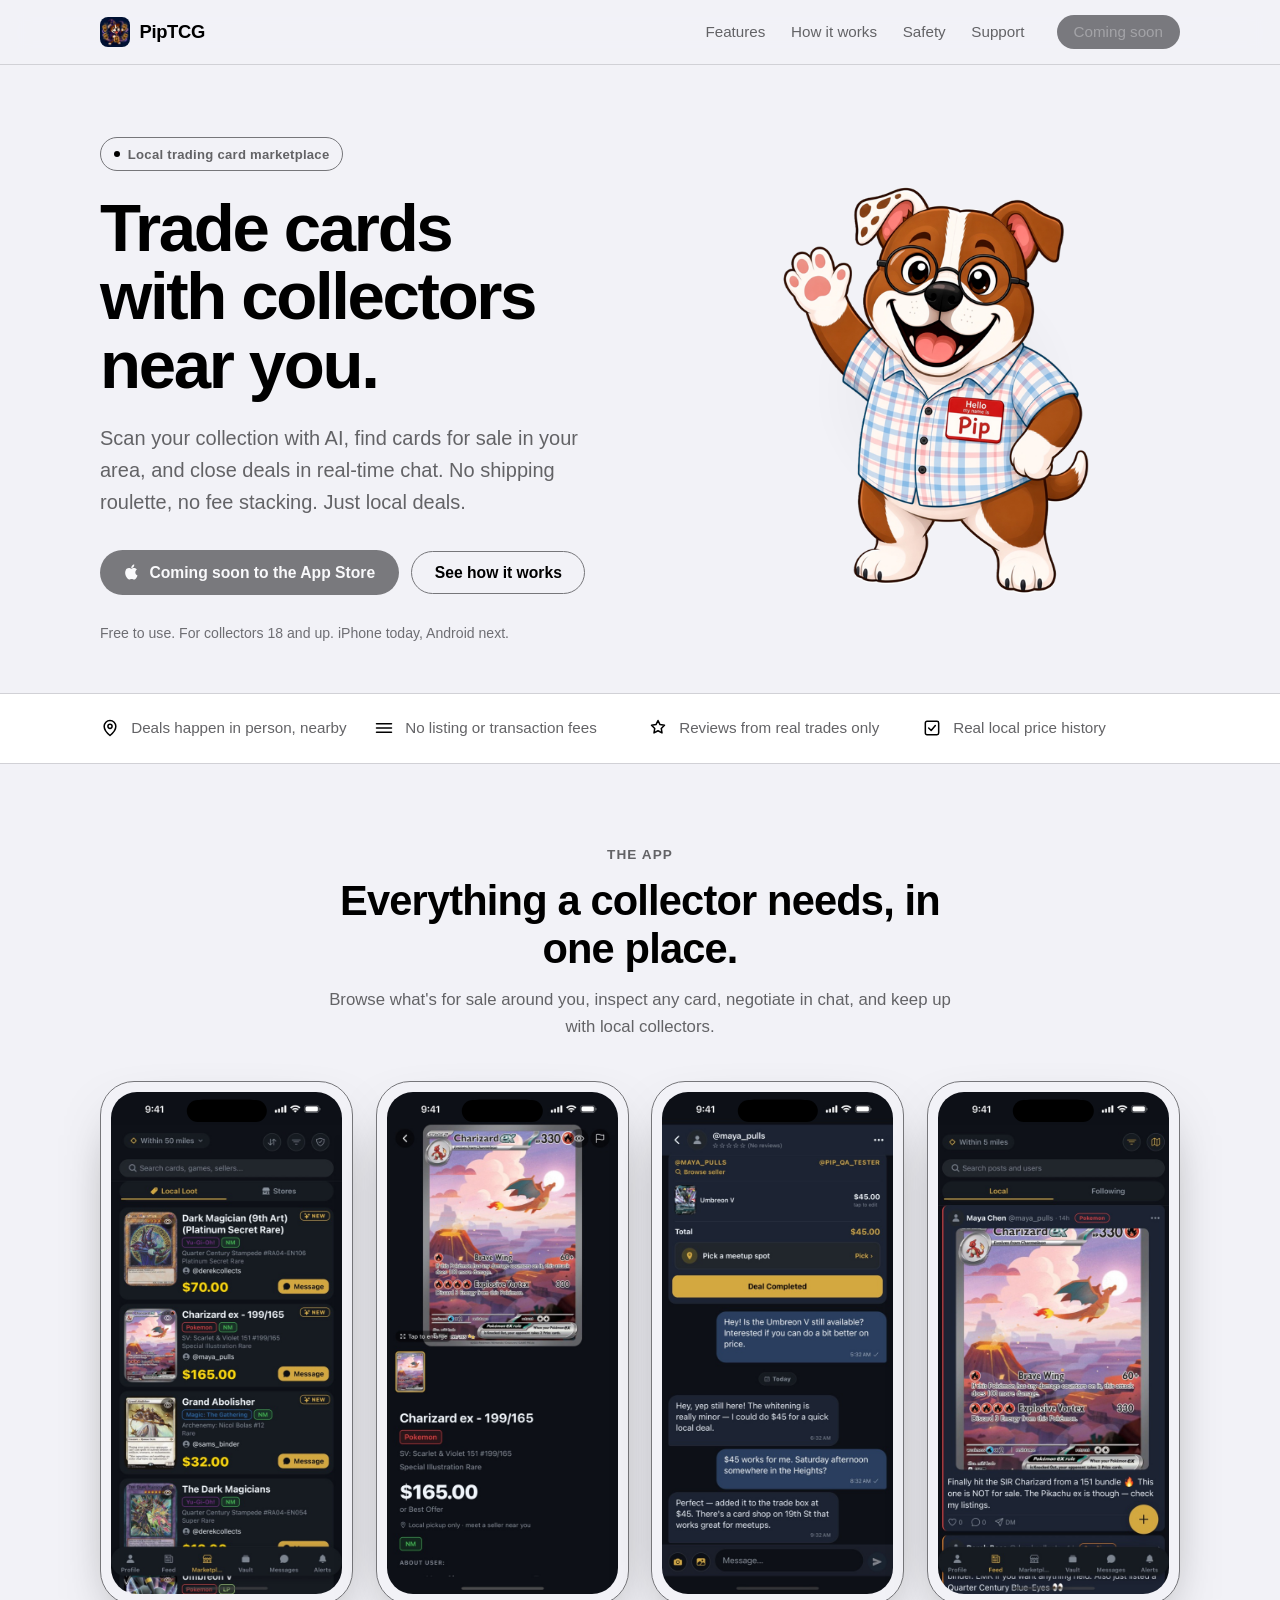
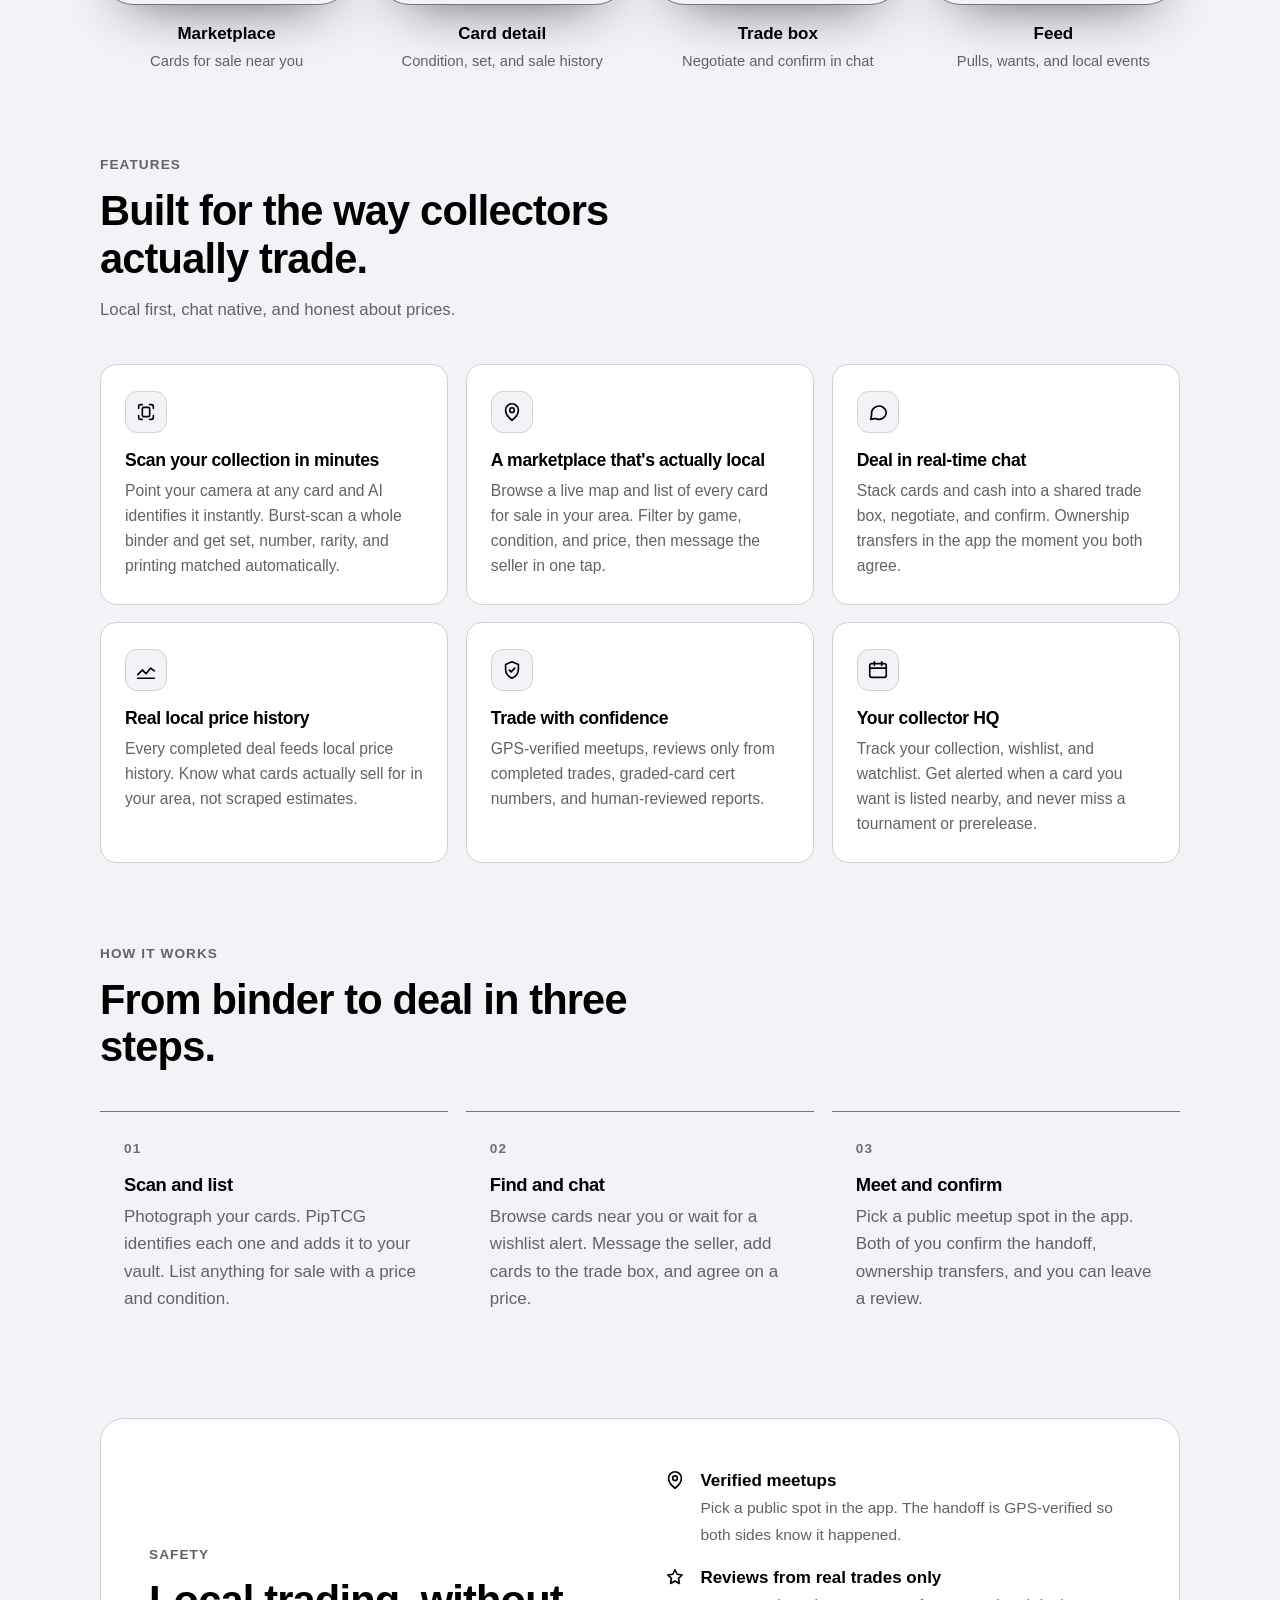
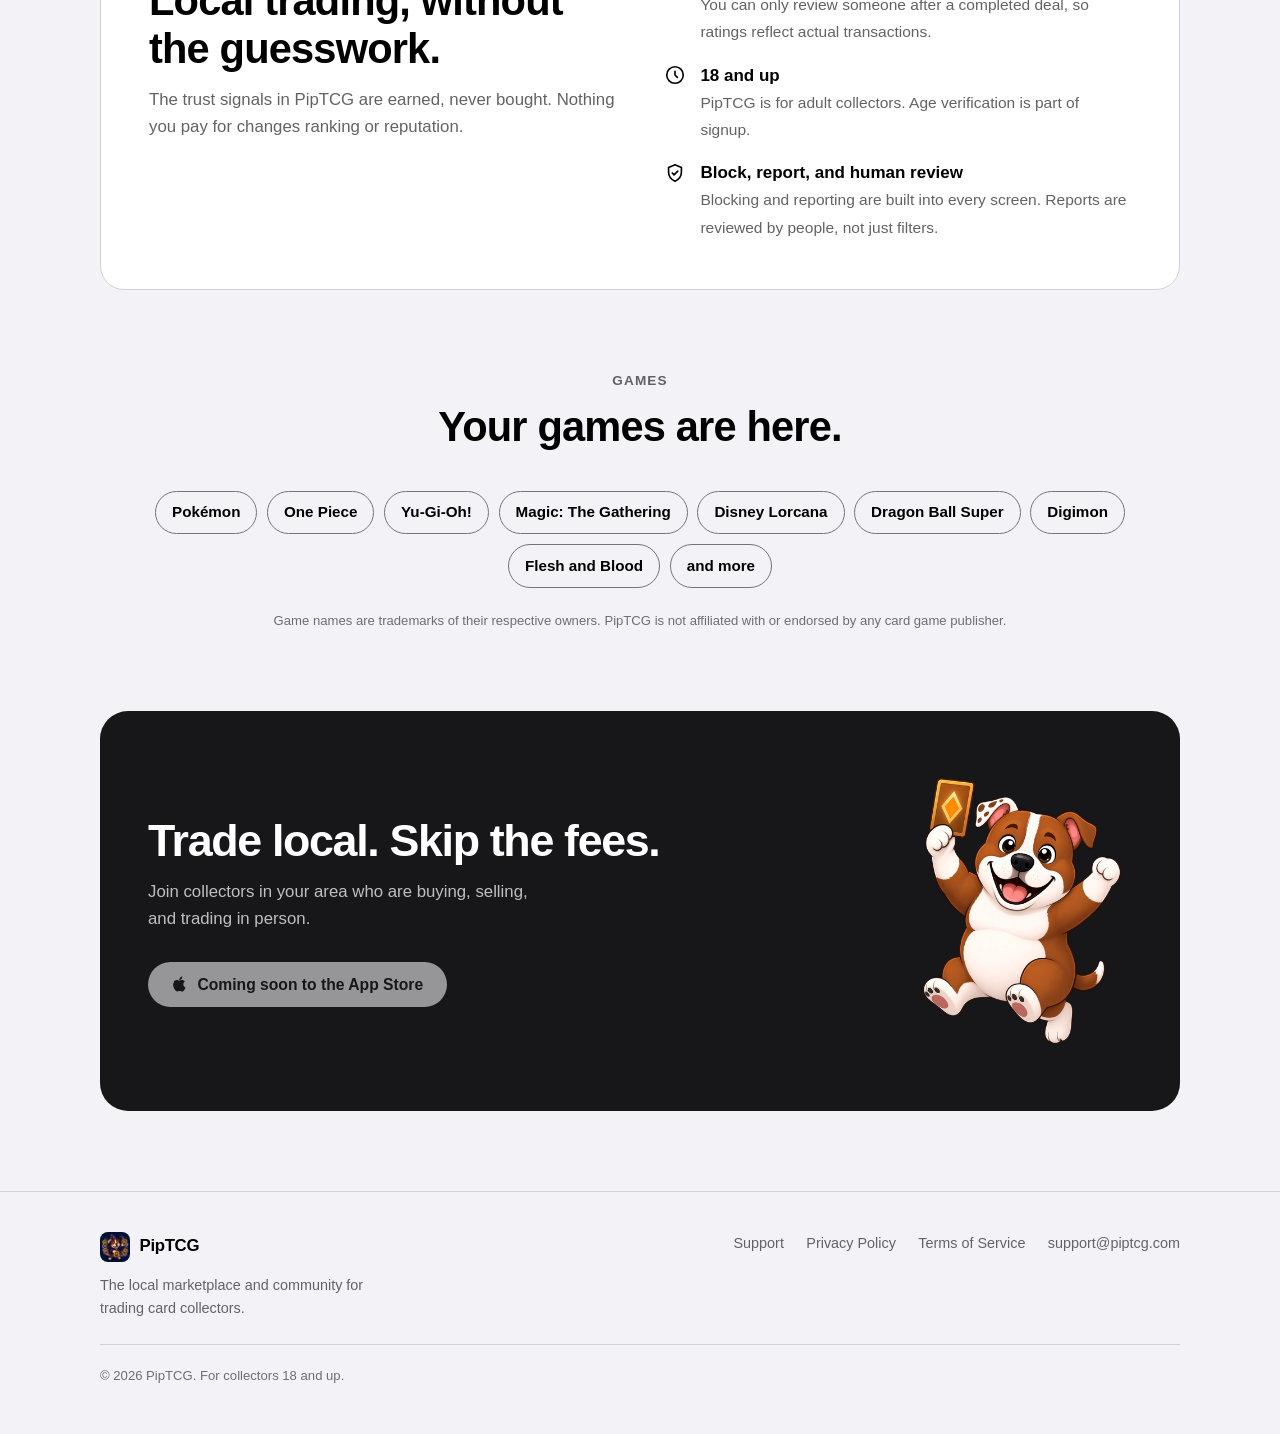
<file: index.html>
<!doctype html>
<html lang="en">
<head>
<meta charset="utf-8">
<meta name="viewport" content="width=device-width, initial-scale=1">
<title>PipTCG — Buy, sell, and trade cards with collectors near you</title>
<meta name="description" content="PipTCG is the local marketplace for trading card collectors. Scan your collection with AI, find Pokémon, One Piece, Yu-Gi-Oh!, Magic, and Lorcana cards for sale near you, and make deals in real-time chat.">
<meta name="theme-color" content="#000000" media="(prefers-color-scheme: dark)">
<meta name="theme-color" content="#F2F2F7" media="(prefers-color-scheme: light)">
<link rel="icon" href="assets/favicon.png" type="image/png">
<link rel="apple-touch-icon" href="assets/apple-touch-icon.png">
<link rel="canonical" href="https://piptcg.com/">
<meta property="og:type" content="website">
<meta property="og:site_name" content="PipTCG">
<meta property="og:title" content="PipTCG — Local card trading">
<meta property="og:description" content="Scan your collection, find cards for sale near you, and make deals in real-time chat. No fees. Trade local.">
<meta property="og:url" content="https://piptcg.com/">
<meta property="og:image" content="https://piptcg.com/assets/og.jpg">
<meta name="twitter:card" content="summary">
<link rel="stylesheet" href="style.css">
<style>
  /* ── Hero ─────────────────────────────────────────────────────────── */
  .hero { position: relative; overflow: hidden; padding: 4.5rem 0 3rem; }
  .hero .wrap {
    display: grid; grid-template-columns: 1.1fr 0.9fr; align-items: center; gap: 2.5rem;
  }
  .eyebrow {
    display: inline-flex; align-items: center; gap: 0.5rem;
    padding: 0.35rem 0.8rem; border-radius: 999px;
    border: 1px solid var(--border-strong);
    color: var(--fg-2); font-size: 0.82rem; font-weight: 600; letter-spacing: 0.02em;
    margin-bottom: 1.4rem;
  }
  .eyebrow .dot { width: 6px; height: 6px; border-radius: 50%; background: var(--fg); }
  .hero h1 {
    font-size: clamp(2.5rem, 5.6vw, 4.2rem);
    letter-spacing: -0.035em; line-height: 1.02;
    max-width: 13ch;
  }
  .hero .sub {
    margin: 1.4rem 0 2rem; color: var(--fg-2);
    font-size: clamp(1.05rem, 1.6vw, 1.25rem); max-width: 46ch;
  }
  .cta-row { display: flex; flex-wrap: wrap; align-items: center; gap: 0.8rem; }
  .cta-note { width: 100%; margin-top: 0.9rem; color: var(--fg-3); font-size: 0.88rem; }
  .hero-art { position: relative; display: flex; justify-content: center; }
  .hero-art::before {
    content: ""; position: absolute; inset: 8% 10%;
    border-radius: 50%;
    background: radial-gradient(closest-side, var(--glow), transparent 70%);
    filter: blur(6px);
  }
  .hero-art img { position: relative; width: min(100%, 440px); }
  @media (max-width: 860px) {
    .hero { padding-top: 3rem; }
    .hero .wrap { grid-template-columns: 1fr; text-align: center; }
    .hero h1, .hero .sub { margin-left: auto; margin-right: auto; }
    .cta-row { justify-content: center; }
    .hero-art { order: -1; }
    .hero-art img { width: min(64%, 300px); }
  }

  /* ── Stats strip ──────────────────────────────────────────────────── */
  .strip { border-top: 1px solid var(--border); border-bottom: 1px solid var(--border); background: var(--surface); }
  .strip .wrap {
    display: grid; grid-template-columns: repeat(4, 1fr); gap: 1rem; padding-top: 1.4rem; padding-bottom: 1.4rem;
  }
  .strip div { display: flex; align-items: center; gap: 0.7rem; color: var(--fg-2); font-size: 0.95rem; font-weight: 500; }
  .strip svg { width: 20px; height: 20px; flex: none; color: var(--fg); }
  @media (max-width: 860px) { .strip .wrap { grid-template-columns: repeat(2, 1fr); } }

  /* ── Sections ─────────────────────────────────────────────────────── */
  section { padding: 5rem 0 0; }
  .section-head { max-width: 640px; margin-bottom: 2.5rem; }
  .section-head .kicker { color: var(--fg-2); font-weight: 600; font-size: 0.85rem; letter-spacing: 0.08em; text-transform: uppercase; margin-bottom: 0.7rem; }
  .section-head h2 { font-size: clamp(1.8rem, 3.4vw, 2.6rem); }
  .section-head p { margin-top: 0.9rem; color: var(--fg-2); font-size: 1.05rem; }
  .center { text-align: center; margin-left: auto; margin-right: auto; }

  /* ── Screens ──────────────────────────────────────────────────────── */
  .screens { display: grid; grid-template-columns: repeat(4, 1fr); gap: 1.4rem; }
  .phone {
    position: relative; border-radius: 34px; padding: 10px;
    background: var(--surface-3); border: 1px solid var(--border-strong);
    box-shadow: 0 24px 60px -30px rgba(0,0,0,0.7);
  }
  .phone img { border-radius: 26px; width: 100%; }
  .phone::after {
    content: ""; position: absolute; top: 18px; left: 50%; transform: translateX(-50%);
    width: 32%; height: 22px; border-radius: 999px; background: #000;
  }
  .screens figcaption { margin-top: 0.9rem; text-align: center; }
  .screens figcaption b { display: block; font-weight: 650; }
  .screens figcaption span { color: var(--fg-2); font-size: 0.92rem; }
  figure { margin: 0; }
  @media (max-width: 860px) {
    .screens { grid-template-columns: repeat(2, 1fr); }
  }
  @media (max-width: 480px) {
    .screens { grid-template-columns: 1fr 1fr; gap: 0.9rem; }
    .phone { border-radius: 24px; padding: 6px; }
    .phone img { border-radius: 18px; }
    .phone::after { height: 14px; top: 12px; }
  }

  /* ── Features ─────────────────────────────────────────────────────── */
  .features { display: grid; grid-template-columns: repeat(3, 1fr); gap: 1.1rem; }
  .feature {
    background: var(--surface); border: 1px solid var(--border); border-radius: var(--radius);
    padding: 1.6rem 1.5rem;
  }
  .feature .icon {
    width: 42px; height: 42px; border-radius: 12px; display: grid; place-items: center;
    background: var(--surface-3); border: 1px solid var(--border); margin-bottom: 1.1rem;
  }
  .feature .icon svg { width: 22px; height: 22px; }
  .feature h3 { font-size: 1.1rem; margin-bottom: 0.45rem; }
  .feature p { color: var(--fg-2); font-size: 0.98rem; }
  @media (max-width: 860px) { .features { grid-template-columns: 1fr 1fr; } }
  @media (max-width: 560px) { .features { grid-template-columns: 1fr; } }

  /* ── Steps ────────────────────────────────────────────────────────── */
  .steps { display: grid; grid-template-columns: repeat(3, 1fr); gap: 1.1rem; counter-reset: step; }
  .step { position: relative; padding: 1.6rem 1.5rem 1.6rem; border-top: 1px solid var(--border-strong); }
  .step::before {
    counter-increment: step; content: "0" counter(step);
    display: block; font-variant-numeric: tabular-nums;
    color: var(--fg-3); font-weight: 700; font-size: 0.85rem; letter-spacing: 0.08em; margin-bottom: 0.9rem;
  }
  .step h3 { font-size: 1.15rem; margin-bottom: 0.5rem; }
  .step p { color: var(--fg-2); }
  @media (max-width: 760px) { .steps { grid-template-columns: 1fr; } .step { padding-left: 0; padding-right: 0; } }

  /* ── Safety ───────────────────────────────────────────────────────── */
  .safety { background: var(--surface); border: 1px solid var(--border); border-radius: 24px; padding: 3rem; display: grid; grid-template-columns: 1fr 1fr; gap: 3rem; align-items: center; }
  .safety ul { list-style: none; margin: 0; padding: 0; display: grid; gap: 1rem; }
  .safety li { display: flex; gap: 0.9rem; align-items: flex-start; }
  .safety li svg { width: 22px; height: 22px; flex: none; margin-top: 0.15rem; }
  .safety li b { display: block; font-weight: 650; }
  .safety li span { color: var(--fg-2); font-size: 0.97rem; }
  @media (max-width: 860px) { .safety { grid-template-columns: 1fr; padding: 2rem 1.4rem; gap: 1.8rem; } }

  /* ── Games ────────────────────────────────────────────────────────── */
  .games { display: flex; flex-wrap: wrap; justify-content: center; gap: 0.6rem; }
  .games span {
    padding: 0.55rem 1rem; border-radius: 999px; border: 1px solid var(--border-strong);
    font-weight: 600; font-size: 0.95rem;
  }
  .games-note { text-align: center; color: var(--fg-3); font-size: 0.82rem; margin-top: 1.4rem; }

  /* ── Final CTA ────────────────────────────────────────────────────── */
  .final { position: relative; overflow: hidden; border-radius: 28px; background: var(--accent); color: var(--on-accent); padding: 3.5rem 3rem; display: grid; grid-template-columns: 1fr auto; align-items: center; gap: 2rem; }
  .final h2 { font-size: clamp(1.9rem, 3.6vw, 2.8rem); letter-spacing: -0.03em; }
  .final p { margin-top: 0.8rem; opacity: 0.72; font-size: 1.05rem; max-width: 44ch; }
  .final .cta-row { margin-top: 1.8rem; }
  .final .btn-primary { background: var(--on-accent); color: var(--accent); }
  .final .btn-primary:hover { opacity: 0.88; }
  .final img { width: 220px; }
  @media (max-width: 760px) {
    .final { grid-template-columns: 1fr; padding: 2.4rem 1.5rem; text-align: center; }
    .final p { margin-left: auto; margin-right: auto; }
    .final .cta-row { justify-content: center; }
    .final img { width: 160px; margin: 0 auto; }
  }
</style>
</head>
<body>
<script>
  // Supabase auth redirects fall back to the Site URL (this page) in some
  // error paths; recovery fragments belong on reset.html where they get a
  // proper explanation / app handoff instead of a silent landing page.
  (function () {
    var h = location.hash || '';
    if (h.indexOf('error') !== -1 || (h.indexOf('access_token') !== -1 && h.indexOf('type=recovery') !== -1)) {
      location.replace('reset.html' + h);
    }
  })();
</script>

<header class="site-header">
  <div class="wrap">
    <a class="brand" href="/"><img src="assets/favicon.png" alt="" width="30" height="30">PipTCG</a>
    <nav class="site-nav" aria-label="Primary">
      <a href="#features">Features</a>
      <a href="#how">How it works</a>
      <a href="#safety">Safety</a>
      <a href="support.html">Support</a>
      <a class="btn btn-primary btn-sm js-store" href="#get">Get the app</a>
    </nav>
  </div>
</header>

<main>
  <section class="hero" id="top">
    <div class="wrap">
      <div>
        <span class="eyebrow"><span class="dot"></span>Local trading card marketplace</span>
        <h1>Trade cards with collectors near you.</h1>
        <p class="sub">Scan your collection with AI, find cards for sale in your area, and close deals in real-time chat. No shipping roulette, no fee stacking. Just local deals.</p>
        <div class="cta-row" id="get">
          <a class="btn btn-primary js-store" href="#get">
            <svg viewBox="0 0 24 24" fill="currentColor" aria-hidden="true"><path d="M16.4 12.6c0-2.5 2-3.7 2.1-3.8-1.2-1.7-3-1.9-3.6-2-1.5-.2-3 .9-3.8.9-.8 0-2-.9-3.3-.9-1.7 0-3.2 1-4.1 2.5-1.8 3.1-.5 7.6 1.3 10.1.9 1.2 1.9 2.6 3.2 2.6 1.3-.1 1.8-.8 3.3-.8s2 .8 3.3.8c1.4 0 2.3-1.3 3.1-2.5 1-1.4 1.4-2.8 1.4-2.9 0 0-2.8-1.1-2.9-4zM14 5.2c.7-.8 1.2-2 1-3.2-1 0-2.2.7-2.9 1.5-.6.7-1.2 1.9-1.1 3.1 1.1.1 2.3-.6 3-1.4z"/></svg>
            <span class="js-store-label">Download on the App Store</span>
          </a>
          <a class="btn btn-secondary" href="#how">See how it works</a>
          <p class="cta-note">Free to use. For collectors 18 and up. iPhone today, Android next.</p>
        </div>
      </div>
      <div class="hero-art">
        <img src="assets/pip-hero.png" alt="Pip, the PipTCG bulldog mascot, waving hello" width="600" height="600" fetchpriority="high">
      </div>
    </div>
  </section>

  <div class="strip" aria-label="Highlights">
    <div class="wrap">
      <div><svg viewBox="0 0 24 24" fill="none" stroke="currentColor" stroke-width="1.8" stroke-linecap="round" stroke-linejoin="round" aria-hidden="true"><path d="M12 21s7-5.5 7-11a7 7 0 0 0-14 0c0 5.5 7 11 7 11z"/><circle cx="12" cy="10" r="2.5"/></svg>Deals happen in person, nearby</div>
      <div><svg viewBox="0 0 24 24" fill="none" stroke="currentColor" stroke-width="1.8" stroke-linecap="round" stroke-linejoin="round" aria-hidden="true"><path d="M3 7h18M3 12h18M3 17h18"/><path d="M8 4l-1 3M17 4l-1 3" opacity="0"/></svg>No listing or transaction fees</div>
      <div><svg viewBox="0 0 24 24" fill="none" stroke="currentColor" stroke-width="1.8" stroke-linecap="round" stroke-linejoin="round" aria-hidden="true"><path d="M12 3l2.4 4.9 5.4.8-3.9 3.8.9 5.4L12 15.3l-4.8 2.6.9-5.4L4.2 8.7l5.4-.8z"/></svg>Reviews from real trades only</div>
      <div><svg viewBox="0 0 24 24" fill="none" stroke="currentColor" stroke-width="1.8" stroke-linecap="round" stroke-linejoin="round" aria-hidden="true"><path d="M4 6a2 2 0 0 1 2-2h12a2 2 0 0 1 2 2v12a2 2 0 0 1-2 2H6a2 2 0 0 1-2-2z"/><path d="M8 12l3 3 5-6"/></svg>Real local price history</div>
    </div>
  </div>

  <section id="screens">
    <div class="wrap">
      <div class="section-head center">
        <div class="kicker">The app</div>
        <h2>Everything a collector needs, in one place.</h2>
        <p>Browse what's for sale around you, inspect any card, negotiate in chat, and keep up with local collectors.</p>
      </div>
      <div class="screens">
        <figure>
          <div class="phone"><img src="assets/shot-marketplace.jpg" alt="PipTCG marketplace screen listing cards for sale within 50 miles" width="552" height="1200" loading="lazy"></div>
          <figcaption><b>Marketplace</b><span>Cards for sale near you</span></figcaption>
        </figure>
        <figure>
          <div class="phone"><img src="assets/shot-card-detail.jpg" alt="PipTCG card detail screen with condition, set, and sale history" width="552" height="1200" loading="lazy"></div>
          <figcaption><b>Card detail</b><span>Condition, set, and sale history</span></figcaption>
        </figure>
        <figure>
          <div class="phone"><img src="assets/shot-trade-box.jpg" alt="PipTCG chat with a shared trade box and meetup spot picker" width="552" height="1200" loading="lazy"></div>
          <figcaption><b>Trade box</b><span>Negotiate and confirm in chat</span></figcaption>
        </figure>
        <figure>
          <div class="phone"><img src="assets/shot-feed.jpg" alt="PipTCG feed of posts from nearby collectors" width="552" height="1200" loading="lazy"></div>
          <figcaption><b>Feed</b><span>Pulls, wants, and local events</span></figcaption>
        </figure>
      </div>
    </div>
  </section>

  <section id="features">
    <div class="wrap">
      <div class="section-head">
        <div class="kicker">Features</div>
        <h2>Built for the way collectors actually trade.</h2>
        <p>Local first, chat native, and honest about prices.</p>
      </div>
      <div class="features">
        <div class="feature">
          <div class="icon"><svg viewBox="0 0 24 24" fill="none" stroke="currentColor" stroke-width="1.8" stroke-linecap="round" stroke-linejoin="round" aria-hidden="true"><path d="M4 8V6a2 2 0 0 1 2-2h2M16 4h2a2 2 0 0 1 2 2v2M20 16v2a2 2 0 0 1-2 2h-2M8 20H6a2 2 0 0 1-2-2v-2"/><rect x="8" y="7" width="8" height="10" rx="1.5"/></svg></div>
          <h3>Scan your collection in minutes</h3>
          <p>Point your camera at any card and AI identifies it instantly. Burst-scan a whole binder and get set, number, rarity, and printing matched automatically.</p>
        </div>
        <div class="feature">
          <div class="icon"><svg viewBox="0 0 24 24" fill="none" stroke="currentColor" stroke-width="1.8" stroke-linecap="round" stroke-linejoin="round" aria-hidden="true"><path d="M12 21s7-5.5 7-11a7 7 0 0 0-14 0c0 5.5 7 11 7 11z"/><circle cx="12" cy="10" r="2.5"/></svg></div>
          <h3>A marketplace that's actually local</h3>
          <p>Browse a live map and list of every card for sale in your area. Filter by game, condition, and price, then message the seller in one tap.</p>
        </div>
        <div class="feature">
          <div class="icon"><svg viewBox="0 0 24 24" fill="none" stroke="currentColor" stroke-width="1.8" stroke-linecap="round" stroke-linejoin="round" aria-hidden="true"><path d="M21 12a8 8 0 0 1-11.6 7.1L4 20l1-4.6A8 8 0 1 1 21 12z"/></svg></div>
          <h3>Deal in real-time chat</h3>
          <p>Stack cards and cash into a shared trade box, negotiate, and confirm. Ownership transfers in the app the moment you both agree.</p>
        </div>
        <div class="feature">
          <div class="icon"><svg viewBox="0 0 24 24" fill="none" stroke="currentColor" stroke-width="1.8" stroke-linecap="round" stroke-linejoin="round" aria-hidden="true"><path d="M3 17l5-5 4 4 5-6 4 3"/><path d="M3 21h18"/></svg></div>
          <h3>Real local price history</h3>
          <p>Every completed deal feeds local price history. Know what cards actually sell for in your area, not scraped estimates.</p>
        </div>
        <div class="feature">
          <div class="icon"><svg viewBox="0 0 24 24" fill="none" stroke="currentColor" stroke-width="1.8" stroke-linecap="round" stroke-linejoin="round" aria-hidden="true"><path d="M12 3l7 3v5c0 5-3.5 8.5-7 10-3.5-1.5-7-5-7-10V6z"/><path d="M9 12l2 2 4-4"/></svg></div>
          <h3>Trade with confidence</h3>
          <p>GPS-verified meetups, reviews only from completed trades, graded-card cert numbers, and human-reviewed reports.</p>
        </div>
        <div class="feature">
          <div class="icon"><svg viewBox="0 0 24 24" fill="none" stroke="currentColor" stroke-width="1.8" stroke-linecap="round" stroke-linejoin="round" aria-hidden="true"><rect x="3" y="5" width="18" height="15" rx="2"/><path d="M3 10h18M8 3v4M16 3v4"/></svg></div>
          <h3>Your collector HQ</h3>
          <p>Track your collection, wishlist, and watchlist. Get alerted when a card you want is listed nearby, and never miss a tournament or prerelease.</p>
        </div>
      </div>
    </div>
  </section>

  <section id="how">
    <div class="wrap">
      <div class="section-head">
        <div class="kicker">How it works</div>
        <h2>From binder to deal in three steps.</h2>
      </div>
      <div class="steps">
        <div class="step">
          <h3>Scan and list</h3>
          <p>Photograph your cards. PipTCG identifies each one and adds it to your vault. List anything for sale with a price and condition.</p>
        </div>
        <div class="step">
          <h3>Find and chat</h3>
          <p>Browse cards near you or wait for a wishlist alert. Message the seller, add cards to the trade box, and agree on a price.</p>
        </div>
        <div class="step">
          <h3>Meet and confirm</h3>
          <p>Pick a public meetup spot in the app. Both of you confirm the handoff, ownership transfers, and you can leave a review.</p>
        </div>
      </div>
    </div>
  </section>

  <section id="safety">
    <div class="wrap">
      <div class="safety">
        <div>
          <div class="section-head" style="margin-bottom:1.4rem">
            <div class="kicker">Safety</div>
            <h2>Local trading, without the guesswork.</h2>
            <p>The trust signals in PipTCG are earned, never bought. Nothing you pay for changes ranking or reputation.</p>
          </div>
        </div>
        <ul>
          <li>
            <svg viewBox="0 0 24 24" fill="none" stroke="currentColor" stroke-width="1.8" stroke-linecap="round" stroke-linejoin="round" aria-hidden="true"><path d="M12 21s7-5.5 7-11a7 7 0 0 0-14 0c0 5.5 7 11 7 11z"/><circle cx="12" cy="10" r="2.5"/></svg>
            <div><b>Verified meetups</b><span>Pick a public spot in the app. The handoff is GPS-verified so both sides know it happened.</span></div>
          </li>
          <li>
            <svg viewBox="0 0 24 24" fill="none" stroke="currentColor" stroke-width="1.8" stroke-linecap="round" stroke-linejoin="round" aria-hidden="true"><path d="M12 3l2.4 4.9 5.4.8-3.9 3.8.9 5.4L12 15.3l-4.8 2.6.9-5.4L4.2 8.7l5.4-.8z"/></svg>
            <div><b>Reviews from real trades only</b><span>You can only review someone after a completed deal, so ratings reflect actual transactions.</span></div>
          </li>
          <li>
            <svg viewBox="0 0 24 24" fill="none" stroke="currentColor" stroke-width="1.8" stroke-linecap="round" stroke-linejoin="round" aria-hidden="true"><circle cx="12" cy="12" r="9"/><path d="M12 8v4l2.5 2.5"/></svg>
            <div><b>18 and up</b><span>PipTCG is for adult collectors. Age verification is part of signup.</span></div>
          </li>
          <li>
            <svg viewBox="0 0 24 24" fill="none" stroke="currentColor" stroke-width="1.8" stroke-linecap="round" stroke-linejoin="round" aria-hidden="true"><path d="M12 3l7 3v5c0 5-3.5 8.5-7 10-3.5-1.5-7-5-7-10V6z"/><path d="M9 12l2 2 4-4"/></svg>
            <div><b>Block, report, and human review</b><span>Blocking and reporting are built into every screen. Reports are reviewed by people, not just filters.</span></div>
          </li>
        </ul>
      </div>
    </div>
  </section>

  <section id="games">
    <div class="wrap">
      <div class="section-head center">
        <div class="kicker">Games</div>
        <h2>Your games are here.</h2>
      </div>
      <div class="games">
        <span>Pokémon</span>
        <span>One Piece</span>
        <span>Yu-Gi-Oh!</span>
        <span>Magic: The Gathering</span>
        <span>Disney Lorcana</span>
        <span>Dragon Ball Super</span>
        <span>Digimon</span>
        <span>Flesh and Blood</span>
        <span>and more</span>
      </div>
      <p class="games-note">Game names are trademarks of their respective owners. PipTCG is not affiliated with or endorsed by any card game publisher.</p>
    </div>
  </section>

  <section id="download">
    <div class="wrap">
      <div class="final">
        <div>
          <h2>Trade local. Skip the fees.</h2>
          <p>Join collectors in your area who are buying, selling, and trading in person.</p>
          <div class="cta-row">
            <a class="btn btn-primary js-store" href="#get">
              <svg viewBox="0 0 24 24" fill="currentColor" aria-hidden="true"><path d="M16.4 12.6c0-2.5 2-3.7 2.1-3.8-1.2-1.7-3-1.9-3.6-2-1.5-.2-3 .9-3.8.9-.8 0-2-.9-3.3-.9-1.7 0-3.2 1-4.1 2.5-1.8 3.1-.5 7.6 1.3 10.1.9 1.2 1.9 2.6 3.2 2.6 1.3-.1 1.8-.8 3.3-.8s2 .8 3.3.8c1.4 0 2.3-1.3 3.1-2.5 1-1.4 1.4-2.8 1.4-2.9 0 0-2.8-1.1-2.9-4zM14 5.2c.7-.8 1.2-2 1-3.2-1 0-2.2.7-2.9 1.5-.6.7-1.2 1.9-1.1 3.1 1.1.1 2.3-.6 3-1.4z"/></svg>
              <span class="js-store-label">Download on the App Store</span>
            </a>
          </div>
        </div>
        <img src="assets/pip-celebrating.png" alt="Pip the bulldog jumping and holding a card" width="392" height="512" loading="lazy">
      </div>
    </div>
  </section>
</main>

<footer class="site-footer">
  <div class="wrap">
    <div>
      <a class="brand" href="/"><img src="assets/favicon.png" alt="" width="30" height="30">PipTCG</a>
      <p class="tag">The local marketplace and community for trading card collectors.</p>
    </div>
    <ul>
      <li><a href="support.html">Support</a></li>
      <li><a href="privacy.html">Privacy Policy</a></li>
      <li><a href="terms.html">Terms of Service</a></li>
      <li><a href="mailto:support@piptcg.com">support@piptcg.com</a></li>
    </ul>
    <p class="legal">&copy; 2026 PipTCG. For collectors 18 and up.</p>
  </div>
</footer>

<script>
  // App Store link. Leave empty until the production build is live; the
  // buttons then read "Coming soon" and stay on-page.
  var APP_STORE_URL = '';
  document.querySelectorAll('.js-store').forEach(function (a) {
    if (APP_STORE_URL) {
      a.href = APP_STORE_URL;
      a.rel = 'noopener';
    } else {
      a.setAttribute('aria-disabled', 'true');
      a.href = '#get';
      var l = a.querySelector('.js-store-label');
      if (l) l.textContent = 'Coming soon to the App Store';
      else a.textContent = 'Coming soon';
    }
  });
</script>
</body>
</html>
</file>
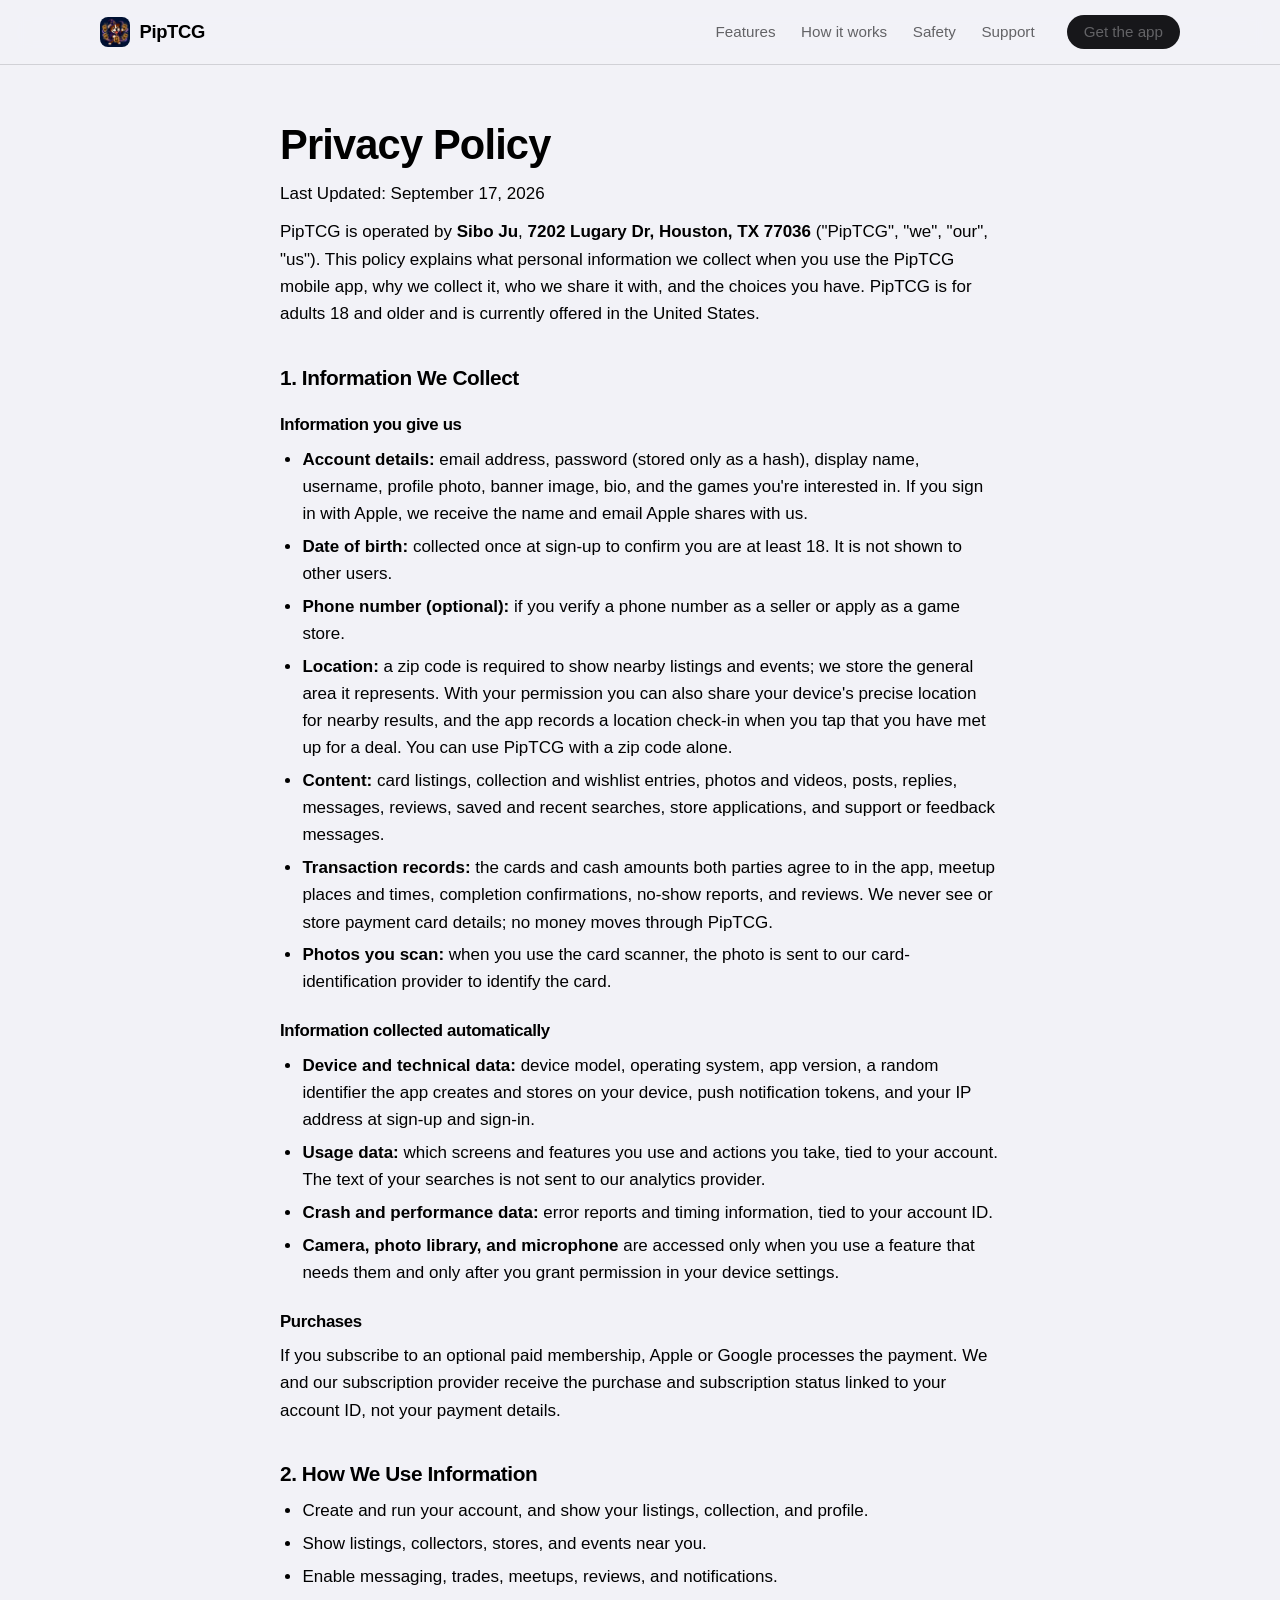
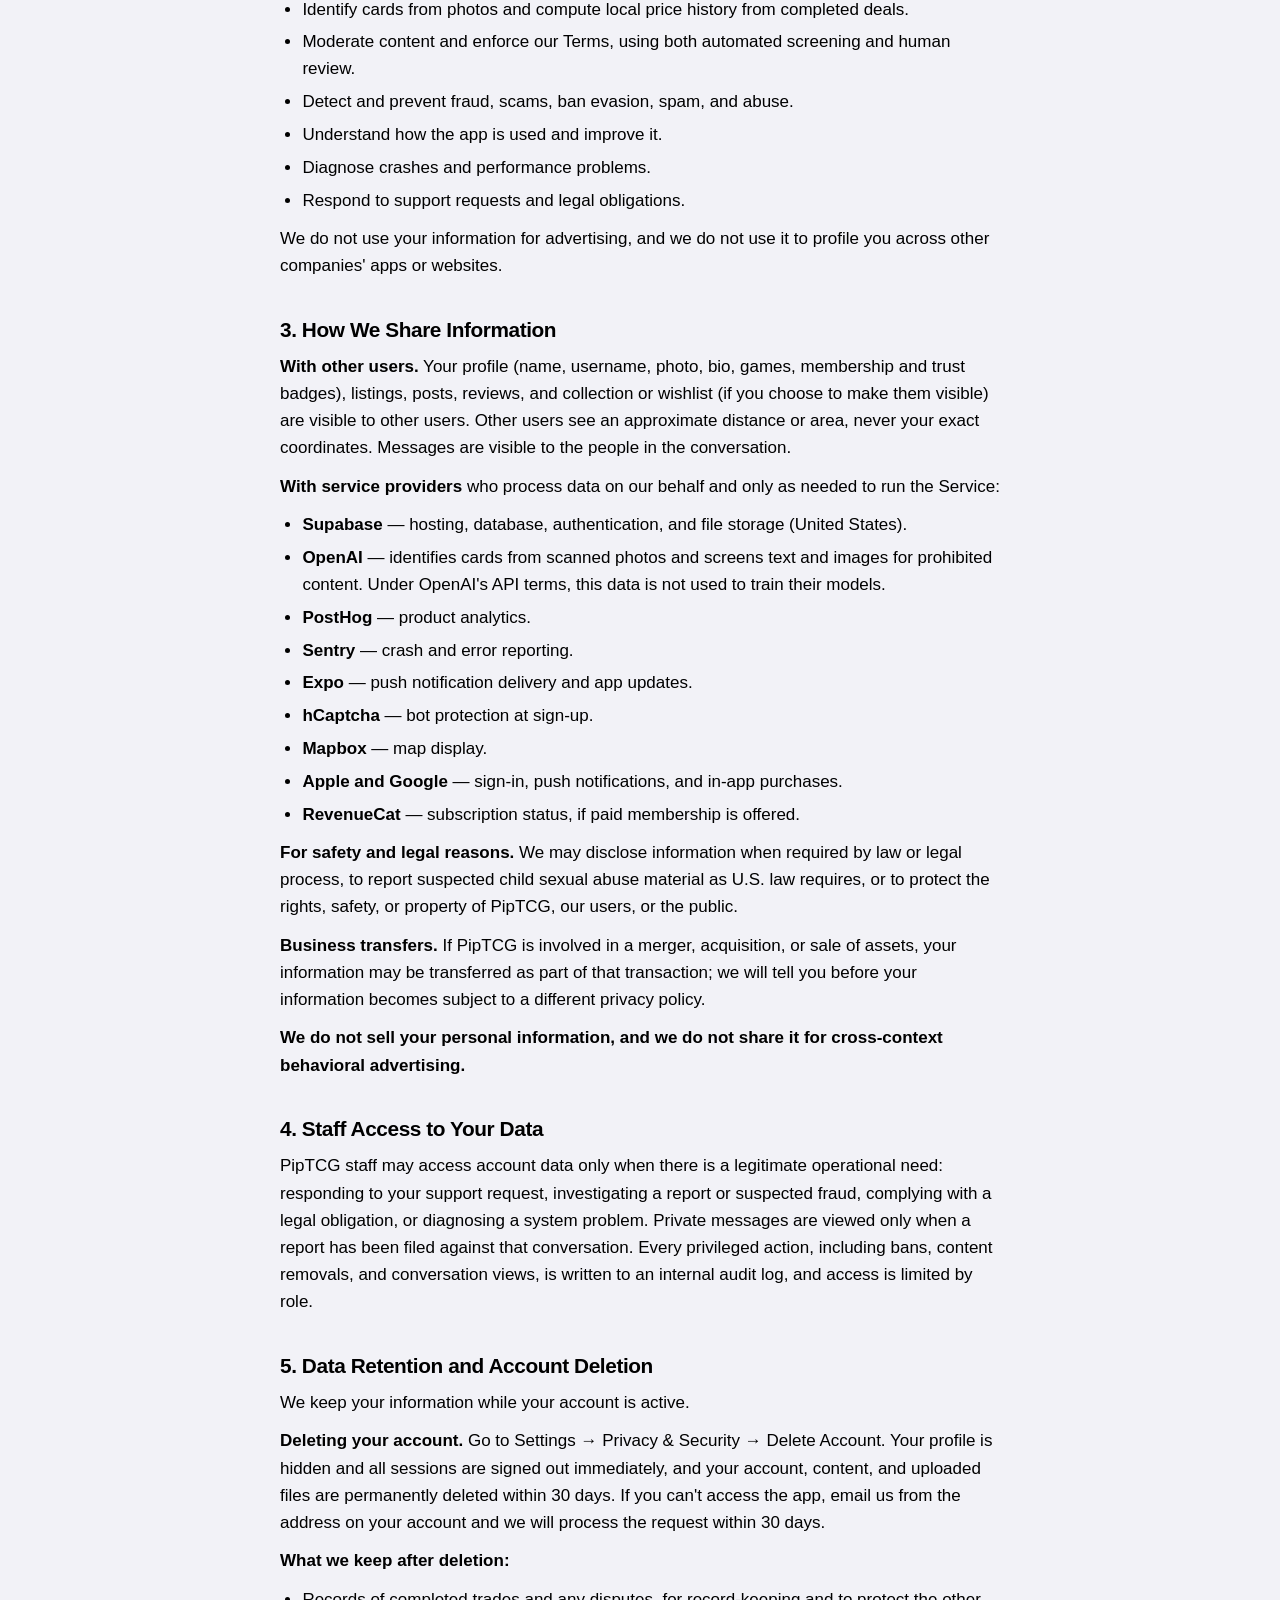
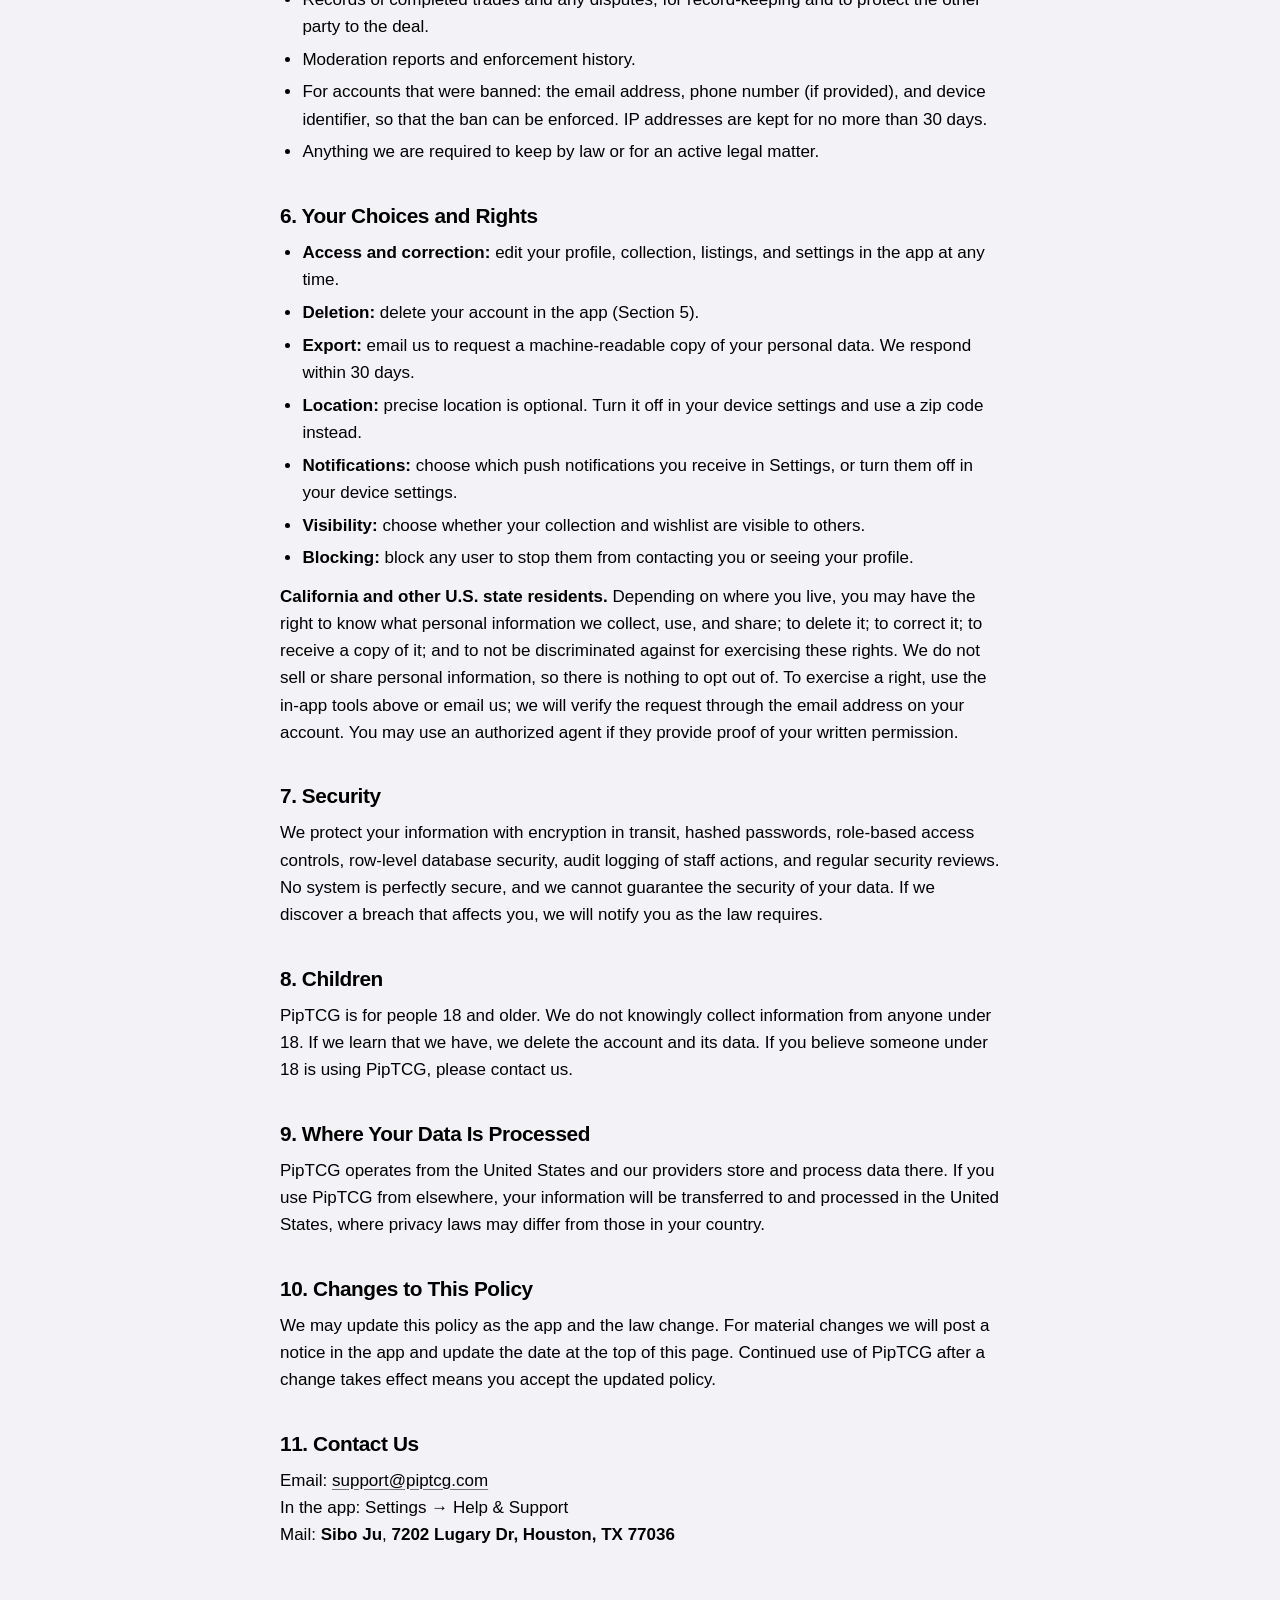
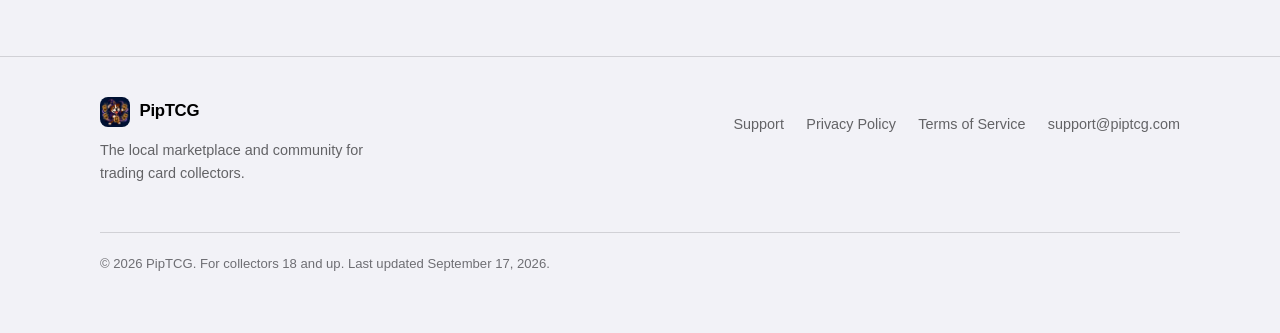
<file: privacy.html>
<!doctype html>
<html lang="en">
<head>
<meta charset="utf-8">
<meta name="viewport" content="width=device-width, initial-scale=1">
<title>PipTCG — Privacy Policy</title>
<link rel="icon" href="assets/favicon.png" type="image/png">
<link rel="apple-touch-icon" href="assets/apple-touch-icon.png">
<meta name="theme-color" content="#000000" media="(prefers-color-scheme: dark)">
<meta name="theme-color" content="#F2F2F7" media="(prefers-color-scheme: light)">
<link rel="stylesheet" href="style.css">
</head>
<body class="doc">
<header class="site-header">
  <div class="wrap">
    <a class="brand" href="/"><img src="assets/favicon.png" alt="" width="30" height="30">PipTCG</a>
    <nav class="site-nav" aria-label="Primary">
      <a href="/#features">Features</a>
      <a href="/#how">How it works</a>
      <a href="/#safety">Safety</a>
      <a href="support.html">Support</a>
      <a class="btn btn-primary btn-sm" href="/#get">Get the app</a>
    </nav>
  </div>
</header>
<main>
  <h1>Privacy Policy</h1>
  <p class="updated">Last Updated: September 17, 2026</p>

  <p>PipTCG is operated by <strong>Sibo Ju</strong>, <strong>7202 Lugary Dr, Houston, TX 77036</strong> ("PipTCG", "we", "our", "us"). This policy explains what personal information we collect when you use the PipTCG mobile app, why we collect it, who we share it with, and the choices you have. PipTCG is for adults 18 and older and is currently offered in the United States.</p>

  <h2>1. Information We Collect</h2>

  <h3>Information you give us</h3>
  <ul>
    <li><strong>Account details:</strong> email address, password (stored only as a hash), display name, username, profile photo, banner image, bio, and the games you're interested in. If you sign in with Apple, we receive the name and email Apple shares with us.</li>
    <li><strong>Date of birth:</strong> collected once at sign-up to confirm you are at least 18. It is not shown to other users.</li>
    <li><strong>Phone number (optional):</strong> if you verify a phone number as a seller or apply as a game store.</li>
    <li><strong>Location:</strong> a zip code is required to show nearby listings and events; we store the general area it represents. With your permission you can also share your device's precise location for nearby results, and the app records a location check-in when you tap that you have met up for a deal. You can use PipTCG with a zip code alone.</li>
    <li><strong>Content:</strong> card listings, collection and wishlist entries, photos and videos, posts, replies, messages, reviews, saved and recent searches, store applications, and support or feedback messages.</li>
    <li><strong>Transaction records:</strong> the cards and cash amounts both parties agree to in the app, meetup places and times, completion confirmations, no-show reports, and reviews. We never see or store payment card details; no money moves through PipTCG.</li>
    <li><strong>Photos you scan:</strong> when you use the card scanner, the photo is sent to our card-identification provider to identify the card.</li>
  </ul>

  <h3>Information collected automatically</h3>
  <ul>
    <li><strong>Device and technical data:</strong> device model, operating system, app version, a random identifier the app creates and stores on your device, push notification tokens, and your IP address at sign-up and sign-in.</li>
    <li><strong>Usage data:</strong> which screens and features you use and actions you take, tied to your account. The text of your searches is not sent to our analytics provider.</li>
    <li><strong>Crash and performance data:</strong> error reports and timing information, tied to your account ID.</li>
    <li><strong>Camera, photo library, and microphone</strong> are accessed only when you use a feature that needs them and only after you grant permission in your device settings.</li>
  </ul>

  <h3>Purchases</h3>
  <p>If you subscribe to an optional paid membership, Apple or Google processes the payment. We and our subscription provider receive the purchase and subscription status linked to your account ID, not your payment details.</p>

  <h2>2. How We Use Information</h2>
  <ul>
    <li>Create and run your account, and show your listings, collection, and profile.</li>
    <li>Show listings, collectors, stores, and events near you.</li>
    <li>Enable messaging, trades, meetups, reviews, and notifications.</li>
    <li>Identify cards from photos and compute local price history from completed deals.</li>
    <li>Moderate content and enforce our Terms, using both automated screening and human review.</li>
    <li>Detect and prevent fraud, scams, ban evasion, spam, and abuse.</li>
    <li>Understand how the app is used and improve it.</li>
    <li>Diagnose crashes and performance problems.</li>
    <li>Respond to support requests and legal obligations.</li>
  </ul>
  <p>We do not use your information for advertising, and we do not use it to profile you across other companies' apps or websites.</p>

  <h2>3. How We Share Information</h2>
  <p><strong>With other users.</strong> Your profile (name, username, photo, bio, games, membership and trust badges), listings, posts, reviews, and collection or wishlist (if you choose to make them visible) are visible to other users. Other users see an approximate distance or area, never your exact coordinates. Messages are visible to the people in the conversation.</p>
  <p><strong>With service providers</strong> who process data on our behalf and only as needed to run the Service:</p>
  <ul>
    <li><strong>Supabase</strong> — hosting, database, authentication, and file storage (United States).</li>
    <li><strong>OpenAI</strong> — identifies cards from scanned photos and screens text and images for prohibited content. Under OpenAI's API terms, this data is not used to train their models.</li>
    <li><strong>PostHog</strong> — product analytics.</li>
    <li><strong>Sentry</strong> — crash and error reporting.</li>
    <li><strong>Expo</strong> — push notification delivery and app updates.</li>
    <li><strong>hCaptcha</strong> — bot protection at sign-up.</li>
    <li><strong>Mapbox</strong> — map display.</li>
    <li><strong>Apple and Google</strong> — sign-in, push notifications, and in-app purchases.</li>
    <li><strong>RevenueCat</strong> — subscription status, if paid membership is offered.</li>
  </ul>
  <p><strong>For safety and legal reasons.</strong> We may disclose information when required by law or legal process, to report suspected child sexual abuse material as U.S. law requires, or to protect the rights, safety, or property of PipTCG, our users, or the public.</p>
  <p><strong>Business transfers.</strong> If PipTCG is involved in a merger, acquisition, or sale of assets, your information may be transferred as part of that transaction; we will tell you before your information becomes subject to a different privacy policy.</p>
  <p><strong>We do not sell your personal information, and we do not share it for cross-context behavioral advertising.</strong></p>

  <h2>4. Staff Access to Your Data</h2>
  <p>PipTCG staff may access account data only when there is a legitimate operational need: responding to your support request, investigating a report or suspected fraud, complying with a legal obligation, or diagnosing a system problem. Private messages are viewed only when a report has been filed against that conversation. Every privileged action, including bans, content removals, and conversation views, is written to an internal audit log, and access is limited by role.</p>

  <h2>5. Data Retention and Account Deletion</h2>
  <p>We keep your information while your account is active.</p>
  <p><strong>Deleting your account.</strong> Go to Settings → Privacy &amp; Security → Delete Account. Your profile is hidden and all sessions are signed out immediately, and your account, content, and uploaded files are permanently deleted within 30 days. If you can't access the app, email us from the address on your account and we will process the request within 30 days.</p>
  <p><strong>What we keep after deletion:</strong></p>
  <ul>
    <li>Records of completed trades and any disputes, for record-keeping and to protect the other party to the deal.</li>
    <li>Moderation reports and enforcement history.</li>
    <li>For accounts that were banned: the email address, phone number (if provided), and device identifier, so that the ban can be enforced. IP addresses are kept for no more than 30 days.</li>
    <li>Anything we are required to keep by law or for an active legal matter.</li>
  </ul>

  <h2>6. Your Choices and Rights</h2>
  <ul>
    <li><strong>Access and correction:</strong> edit your profile, collection, listings, and settings in the app at any time.</li>
    <li><strong>Deletion:</strong> delete your account in the app (Section 5).</li>
    <li><strong>Export:</strong> email us to request a machine-readable copy of your personal data. We respond within 30 days.</li>
    <li><strong>Location:</strong> precise location is optional. Turn it off in your device settings and use a zip code instead.</li>
    <li><strong>Notifications:</strong> choose which push notifications you receive in Settings, or turn them off in your device settings.</li>
    <li><strong>Visibility:</strong> choose whether your collection and wishlist are visible to others.</li>
    <li><strong>Blocking:</strong> block any user to stop them from contacting you or seeing your profile.</li>
  </ul>
  <p><strong>California and other U.S. state residents.</strong> Depending on where you live, you may have the right to know what personal information we collect, use, and share; to delete it; to correct it; to receive a copy of it; and to not be discriminated against for exercising these rights. We do not sell or share personal information, so there is nothing to opt out of. To exercise a right, use the in-app tools above or email us; we will verify the request through the email address on your account. You may use an authorized agent if they provide proof of your written permission.</p>

  <h2>7. Security</h2>
  <p>We protect your information with encryption in transit, hashed passwords, role-based access controls, row-level database security, audit logging of staff actions, and regular security reviews. No system is perfectly secure, and we cannot guarantee the security of your data. If we discover a breach that affects you, we will notify you as the law requires.</p>

  <h2>8. Children</h2>
  <p>PipTCG is for people 18 and older. We do not knowingly collect information from anyone under 18. If we learn that we have, we delete the account and its data. If you believe someone under 18 is using PipTCG, please contact us.</p>

  <h2>9. Where Your Data Is Processed</h2>
  <p>PipTCG operates from the United States and our providers store and process data there. If you use PipTCG from elsewhere, your information will be transferred to and processed in the United States, where privacy laws may differ from those in your country.</p>

  <h2>10. Changes to This Policy</h2>
  <p>We may update this policy as the app and the law change. For material changes we will post a notice in the app and update the date at the top of this page. Continued use of PipTCG after a change takes effect means you accept the updated policy.</p>

  <h2>11. Contact Us</h2>
  <p>Email: <a href="mailto:support@piptcg.com">support@piptcg.com</a><br>In the app: Settings → Help &amp; Support<br>Mail: <strong>Sibo Ju</strong>, <strong>7202 Lugary Dr, Houston, TX 77036</strong></p>

</main>
<footer class="site-footer">
  <div class="wrap">
    <div>
      <a class="brand" href="/"><img src="assets/favicon.png" alt="" width="30" height="30">PipTCG</a>
      <p class="tag">The local marketplace and community for trading card collectors.</p>
    </div>
    <ul>
      <li><a href="support.html">Support</a></li>
      <li><a href="privacy.html">Privacy Policy</a></li>
      <li><a href="terms.html">Terms of Service</a></li>
      <li><a href="mailto:support@piptcg.com">support@piptcg.com</a></li>
    </ul>
    <p class="legal">&copy; 2026 PipTCG. For collectors 18 and up. Last updated September 17, 2026.</p>
  </div>
</footer>
</body>
</html>
</file>
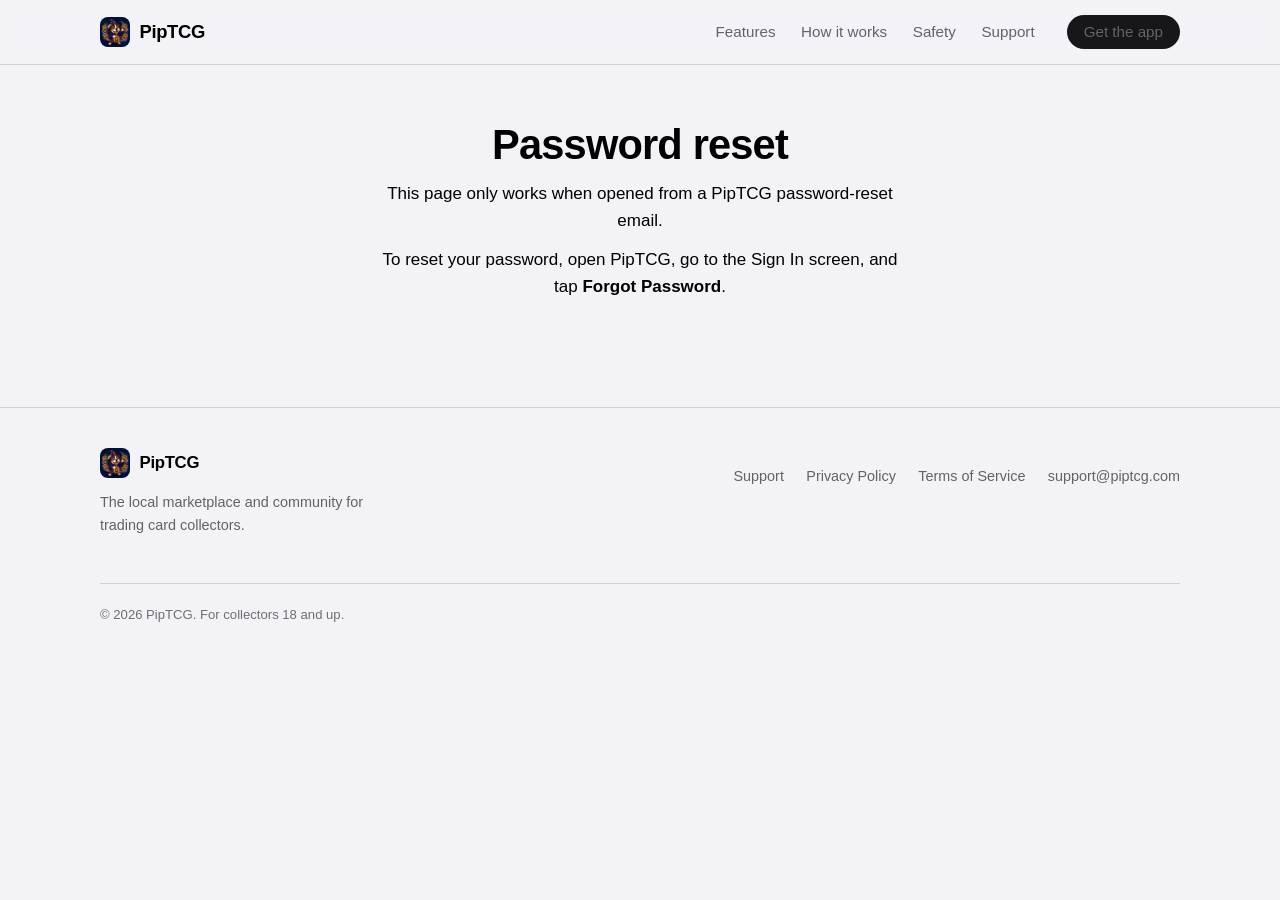
<file: reset.html>
<!doctype html>
<html lang="en">
<head>
<meta charset="utf-8">
<meta name="viewport" content="width=device-width, initial-scale=1">
<title>PipTCG — Password Reset</title>
<link rel="icon" href="assets/favicon.png" type="image/png">
<link rel="apple-touch-icon" href="assets/apple-touch-icon.png">
<meta name="theme-color" content="#000000" media="(prefers-color-scheme: dark)">
<meta name="theme-color" content="#F2F2F7" media="(prefers-color-scheme: light)">
<link rel="stylesheet" href="style.css">
<style>
  .doc main { max-width: 560px; text-align: center; }
  .button { display: inline-flex; align-items: center; justify-content: center; margin: 1.5rem 0 0.5rem; padding: 0.85rem 2.2rem; background: var(--accent); color: var(--on-accent); border: none; border-radius: 999px; font: inherit; font-weight: 600; text-decoration: none; cursor: pointer; }
  .button[disabled] { opacity: 0.55; }
</style>
</head>
<body class="doc">
<header class="site-header">
  <div class="wrap">
    <a class="brand" href="/"><img src="assets/favicon.png" alt="" width="30" height="30">PipTCG</a>
    <nav class="site-nav" aria-label="Primary">
      <a href="/#features">Features</a>
      <a href="/#how">How it works</a>
      <a href="/#safety">Safety</a>
      <a href="support.html">Support</a>
      <a class="btn btn-primary btn-sm" href="/#get">Get the app</a>
    </nav>
  </div>
</header>
<main>
  <div id="state-verify" class="hidden">
    <h1>Finish resetting your password</h1>
    <p>Tap the button below to continue in PipTCG and choose a new password.</p>
    <button id="continue" class="button" type="button">Continue in PipTCG</button>
    <p id="verify-note" class="muted">Open this on the phone or tablet that has
    PipTCG installed.</p>
  </div>

  <div id="state-tokens" class="hidden">
    <h1>Finish resetting your password</h1>
    <p>Tap the button below to open PipTCG and choose a new password.</p>
    <a id="open-app" class="button" href="#">Open PipTCG</a>
    <p class="muted">Nothing happening? Make sure you opened this link on the phone
    or tablet that has PipTCG installed, then tap the button again.</p>
  </div>

  <div id="state-error" class="hidden">
    <h1 class="error-title">This reset link is no longer valid</h1>
    <p id="error-detail"></p>
    <p>Two things to know about reset links:</p>
    <p class="muted">Requesting a new reset email cancels every earlier one —
    only the newest link works.<br>Each link can only be used once.</p>
    <p>To try again, open PipTCG, go to the Sign In screen, and tap
    <strong>Forgot Password</strong>. Then open the newest email you receive.</p>
  </div>

  <div id="state-empty" class="hidden">
    <h1>Password reset</h1>
    <p>This page only works when opened from a PipTCG password-reset email.</p>
    <p>To reset your password, open PipTCG, go to the Sign In screen, and tap
    <strong>Forgot Password</strong>.</p>
  </div>
</main>
<footer class="site-footer">
  <div class="wrap">
    <div>
      <a class="brand" href="/"><img src="assets/favicon.png" alt="" width="30" height="30">PipTCG</a>
      <p class="tag">The local marketplace and community for trading card collectors.</p>
    </div>
    <ul>
      <li><a href="support.html">Support</a></li>
      <li><a href="privacy.html">Privacy Policy</a></li>
      <li><a href="terms.html">Terms of Service</a></li>
      <li><a href="mailto:support@piptcg.com">support@piptcg.com</a></li>
    </ul>
    <p class="legal">&copy; 2026 PipTCG. For collectors 18 and up.</p>
  </div>
</footer>
<script>
(function () {
  // These are the project's PUBLIC values — safe to ship in a static page.
  var SUPABASE_URL = 'https://bzwtvhabbcivzichzxxp.supabase.co';
  var ANON_KEY = 'sb_publishable_m3mXs7pohblWuxPBiLfwCw_1QSVTC9U';

  function parse(str) {
    var out = {};
    (str || '').replace(/^[#?]/, '').split('&').forEach(function (pair) {
      var eq = pair.indexOf('=');
      if (eq <= 0) return;
      try {
        out[decodeURIComponent(pair.slice(0, eq))] =
          decodeURIComponent(pair.slice(eq + 1).replace(/\+/g, ' '));
      } catch (e) { /* ignore malformed pair */ }
    });
    return out;
  }

  var els = {};
  ['state-verify', 'state-tokens', 'state-error', 'state-empty'].forEach(function (id) {
    els[id] = document.getElementById(id);
  });
  function show(id) {
    for (var k in els) els[k].classList.add('hidden');
    els[id].classList.remove('hidden');
  }
  function fail(msg) {
    var d = document.getElementById('error-detail');
    d.textContent = msg + (msg.slice(-1) === '.' ? '' : '.');
    show('state-error');
  }
  function openApp(accessToken, refreshToken) {
    var appUrl = 'piptcg://reset-password#access_token=' +
      encodeURIComponent(accessToken) + '&refresh_token=' +
      encodeURIComponent(refreshToken) + '&type=recovery';
    els['state-verify'].classList.add('hidden');
    document.getElementById('open-app').setAttribute('href', appUrl);
    show('state-tokens');
    location.href = appUrl;
  }

  function route() {
    var q = parse(location.search);
    var h = parse(location.hash);

    // Primary path: token_hash in the query string. The email links straight
    // here (a real file — no directory 301, no fragment for Gmail to strip,
    // no Supabase redirect hop). We exchange it for a session on a button tap:
    // the tap is a real user gesture, so mail-provider link scanners that
    // prefetch the page can't consume the one-time token.
    if (q.token_hash && q.type) {
      show('state-verify');
      var btn = document.getElementById('continue');
      btn.addEventListener('click', function () {
        btn.disabled = true;
        btn.textContent = 'Verifying…';
        fetch(SUPABASE_URL + '/auth/v1/verify', {
          method: 'POST',
          headers: { 'apikey': ANON_KEY, 'Content-Type': 'application/json' },
          body: JSON.stringify({ type: q.type, token_hash: q.token_hash }),
        }).then(function (r) {
          return r.json().then(function (body) { return { ok: r.ok, body: body }; });
        }).then(function (res) {
          if (res.ok && res.body.access_token && res.body.refresh_token) {
            openApp(res.body.access_token, res.body.refresh_token);
          } else {
            fail(res.body.error_description || res.body.msg ||
              'This reset link is invalid or has expired.');
          }
        }).catch(function () {
          btn.disabled = false;
          btn.textContent = 'Continue in PipTCG';
          document.getElementById('verify-note').textContent =
            'Network error — check your connection and tap Continue again.';
        });
      });
      return;
    }

    // Legacy fallback: some in-flight links still arrive with the session in
    // the URL fragment (implicit flow) or an error there.
    if (h.error || h.error_description) {
      fail(h.error_description || 'The link is invalid or has expired.');
    } else if (h.access_token && h.refresh_token) {
      openApp(h.access_token, h.refresh_token);
    } else {
      show('state-empty');
    }
  }

  route();
  // A second reset link tapped into the same tab is a same-document nav; the
  // page won't reload, so re-route on hash changes.
  window.addEventListener('hashchange', route);
})();
</script>
</body>
</html>
</file>
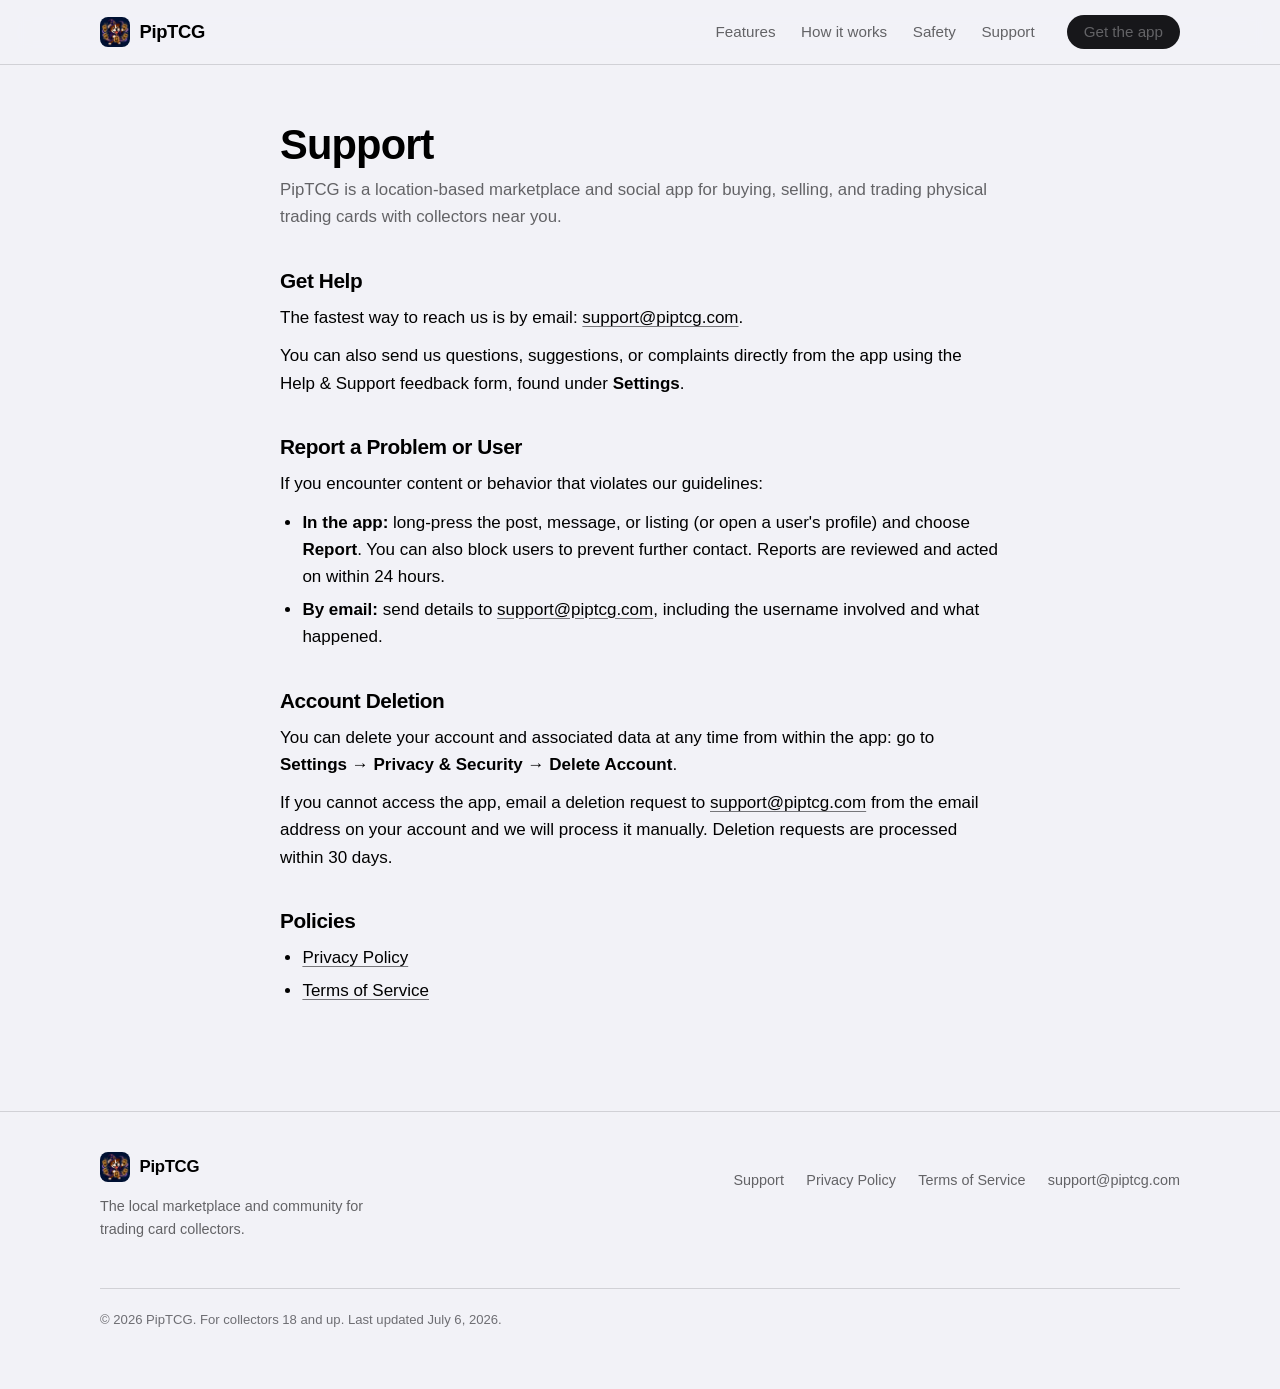
<file: support.html>
<!doctype html>
<html lang="en">
<head>
<meta charset="utf-8">
<meta name="viewport" content="width=device-width, initial-scale=1">
<title>PipTCG — Support</title>
<link rel="icon" href="assets/favicon.png" type="image/png">
<link rel="apple-touch-icon" href="assets/apple-touch-icon.png">
<meta name="theme-color" content="#000000" media="(prefers-color-scheme: dark)">
<meta name="theme-color" content="#F2F2F7" media="(prefers-color-scheme: light)">
<link rel="stylesheet" href="style.css">
</head>
<body class="doc">
<header class="site-header">
  <div class="wrap">
    <a class="brand" href="/"><img src="assets/favicon.png" alt="" width="30" height="30">PipTCG</a>
    <nav class="site-nav" aria-label="Primary">
      <a href="/#features">Features</a>
      <a href="/#how">How it works</a>
      <a href="/#safety">Safety</a>
      <a href="support.html">Support</a>
      <a class="btn btn-primary btn-sm" href="/#get">Get the app</a>
    </nav>
  </div>
</header>
<main>
  <h1>Support</h1>
  <p class="tagline">PipTCG is a location-based marketplace and social app for buying, selling, and trading physical trading cards with collectors near you.</p>

  <h2>Get Help</h2>
  <p>The fastest way to reach us is by email: <a href="mailto:support@piptcg.com">support@piptcg.com</a>.</p>
  <p>You can also send us questions, suggestions, or complaints directly from the app using the Help &amp; Support feedback form, found under <strong>Settings</strong>.</p>

  <h2>Report a Problem or User</h2>
  <p>If you encounter content or behavior that violates our guidelines:</p>
  <ul>
    <li><strong>In the app:</strong> long-press the post, message, or listing (or open a user's profile) and choose <strong>Report</strong>. You can also block users to prevent further contact. Reports are reviewed and acted on within 24 hours.</li>
    <li><strong>By email:</strong> send details to <a href="mailto:support@piptcg.com">support@piptcg.com</a>, including the username involved and what happened.</li>
  </ul>

  <h2>Account Deletion</h2>
  <p>You can delete your account and associated data at any time from within the app: go to <strong>Settings &rarr; Privacy &amp; Security &rarr; Delete Account</strong>.</p>
  <p>If you cannot access the app, email a deletion request to <a href="mailto:support@piptcg.com">support@piptcg.com</a> from the email address on your account and we will process it manually. Deletion requests are processed within 30 days.</p>

  <h2>Policies</h2>
  <ul>
    <li><a href="privacy.html">Privacy Policy</a></li>
    <li><a href="terms.html">Terms of Service</a></li>
  </ul>
</main>
<footer class="site-footer">
  <div class="wrap">
    <div>
      <a class="brand" href="/"><img src="assets/favicon.png" alt="" width="30" height="30">PipTCG</a>
      <p class="tag">The local marketplace and community for trading card collectors.</p>
    </div>
    <ul>
      <li><a href="support.html">Support</a></li>
      <li><a href="privacy.html">Privacy Policy</a></li>
      <li><a href="terms.html">Terms of Service</a></li>
      <li><a href="mailto:support@piptcg.com">support@piptcg.com</a></li>
    </ul>
    <p class="legal">&copy; 2026 PipTCG. For collectors 18 and up. Last updated July 6, 2026.</p>
  </div>
</footer>
</body>
</html>
</file>
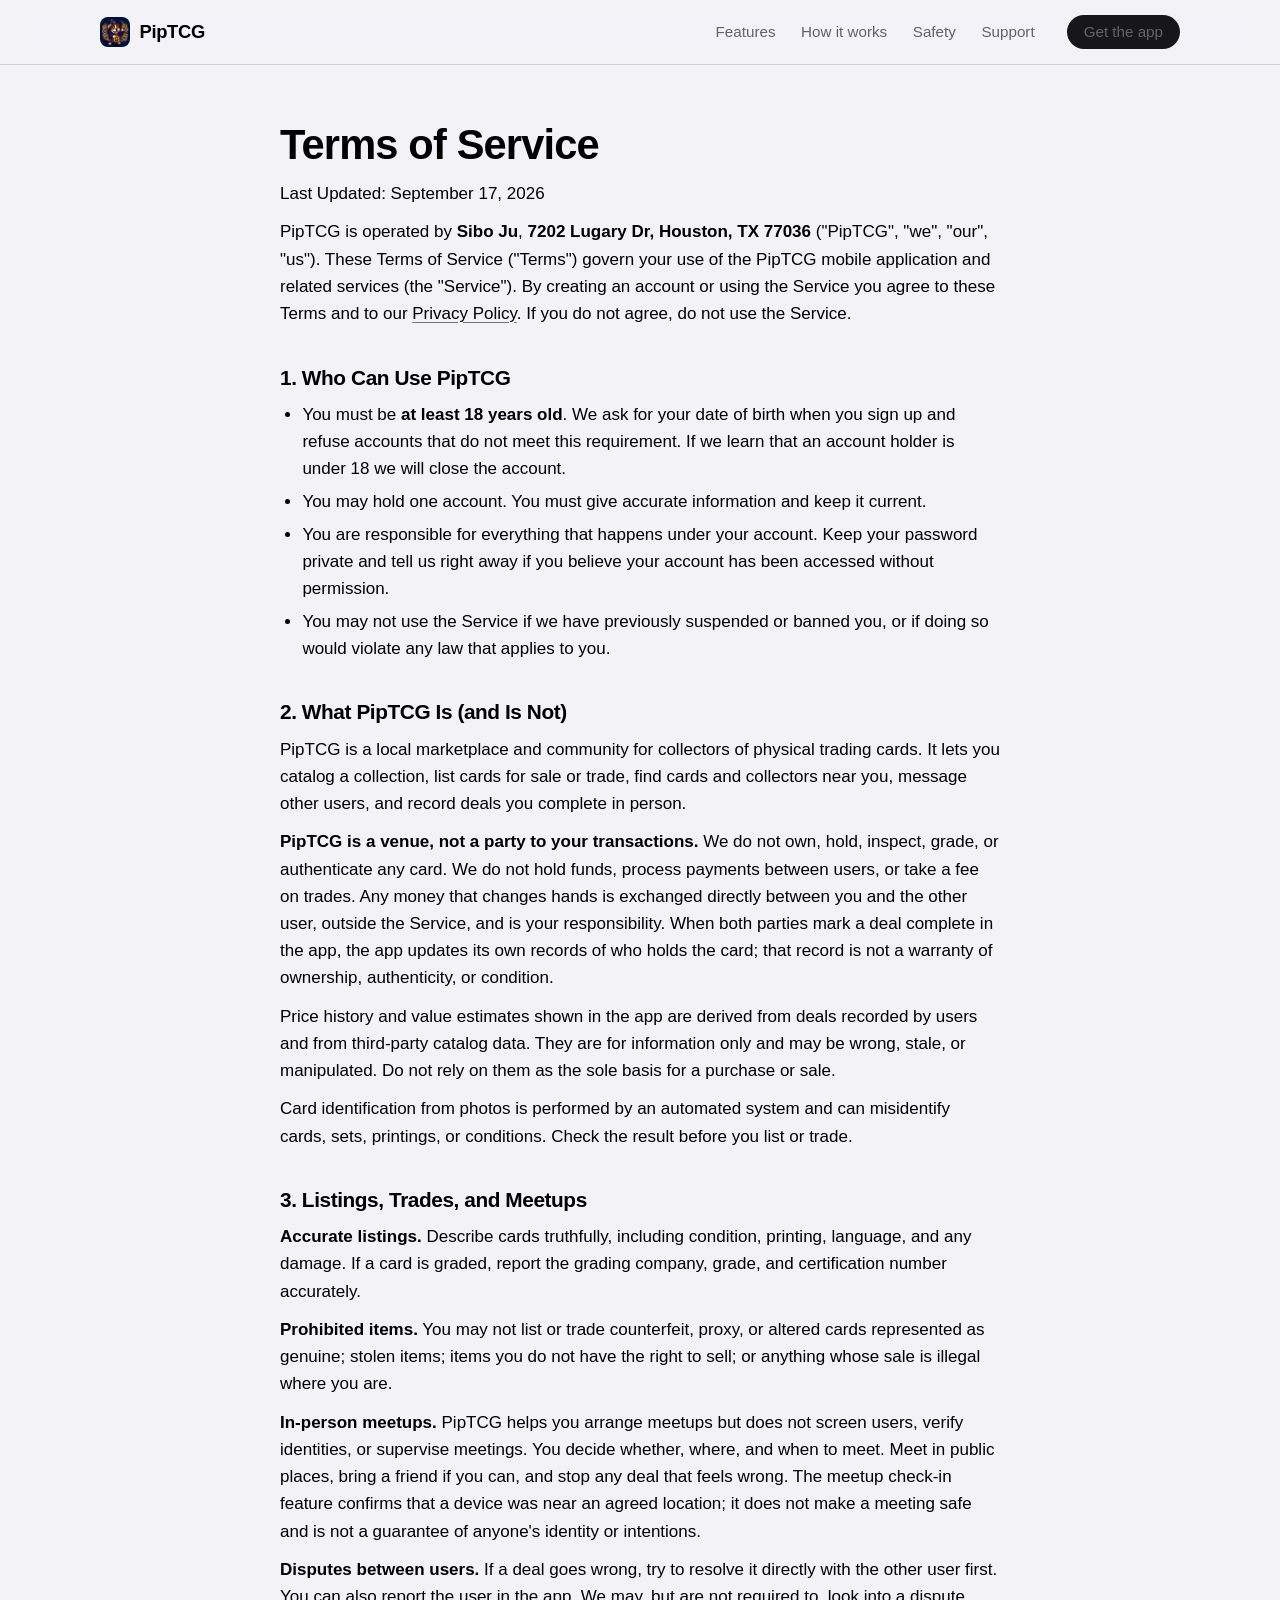
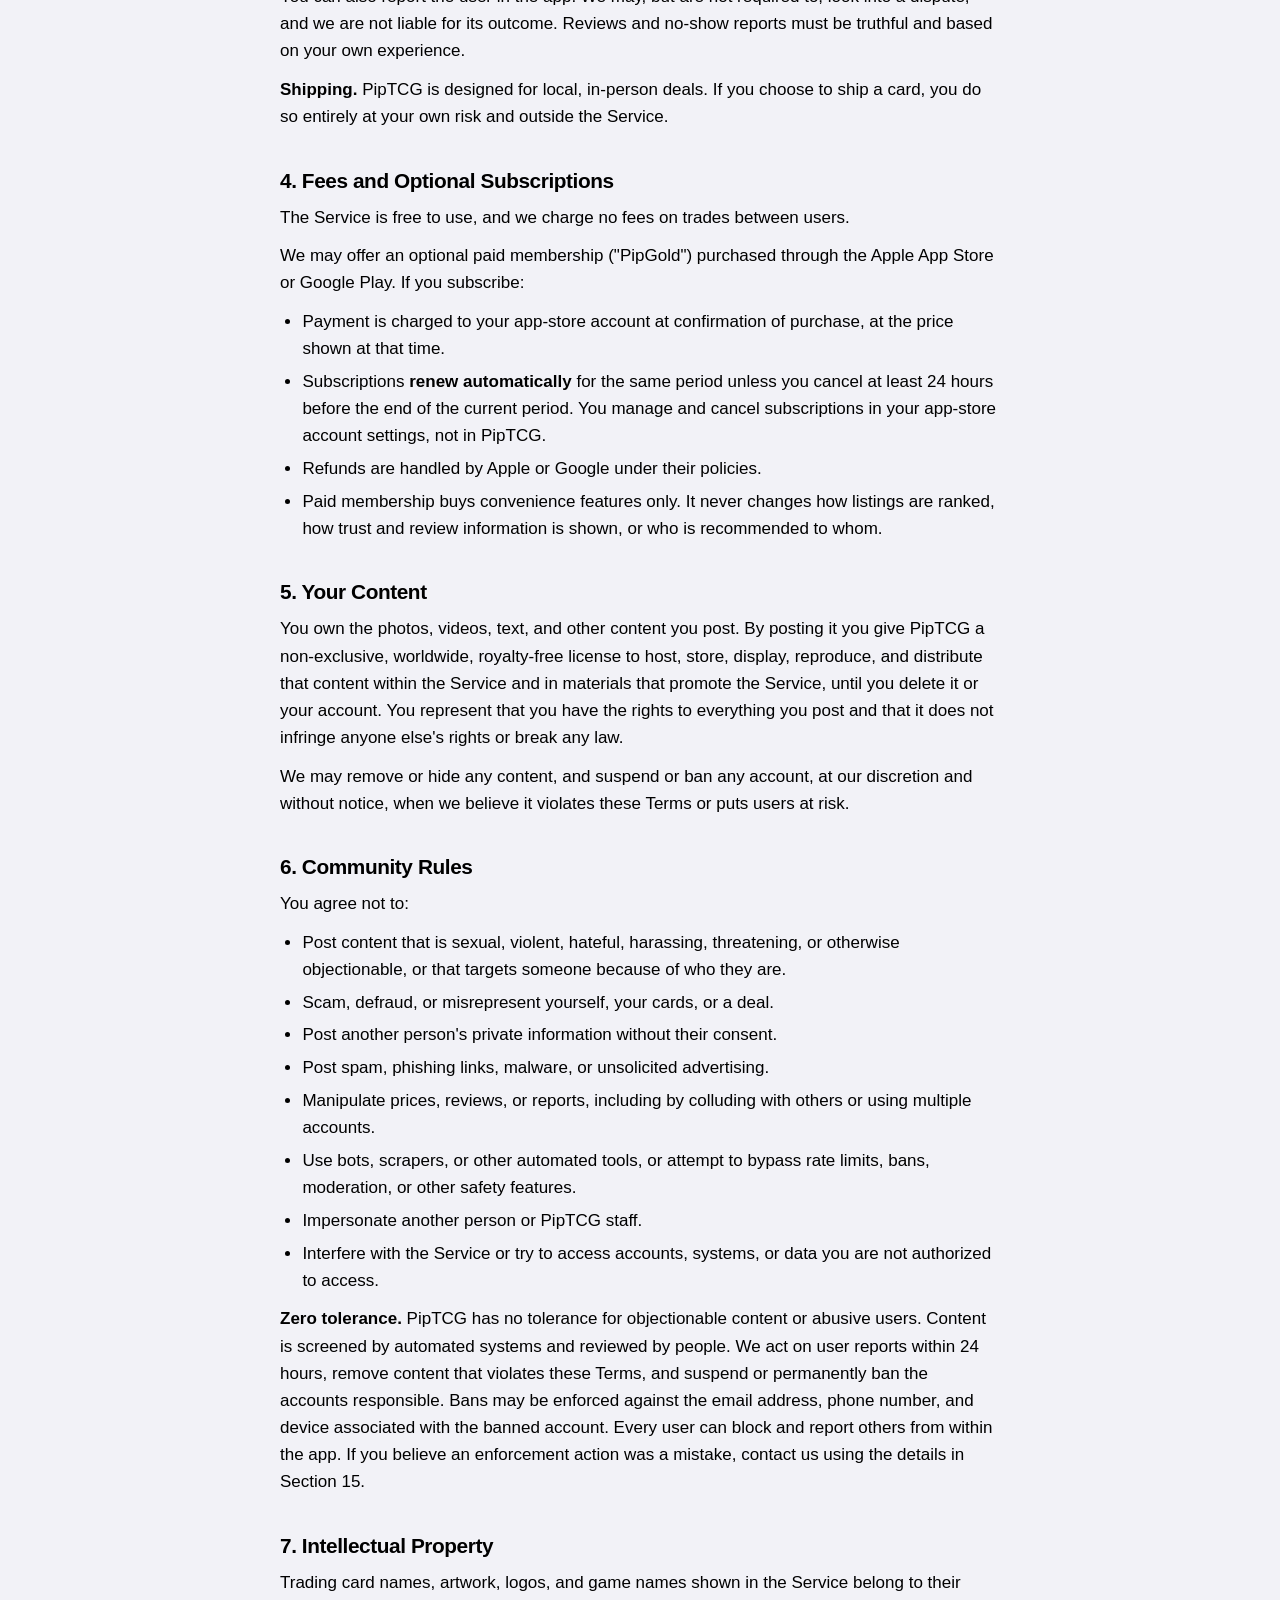
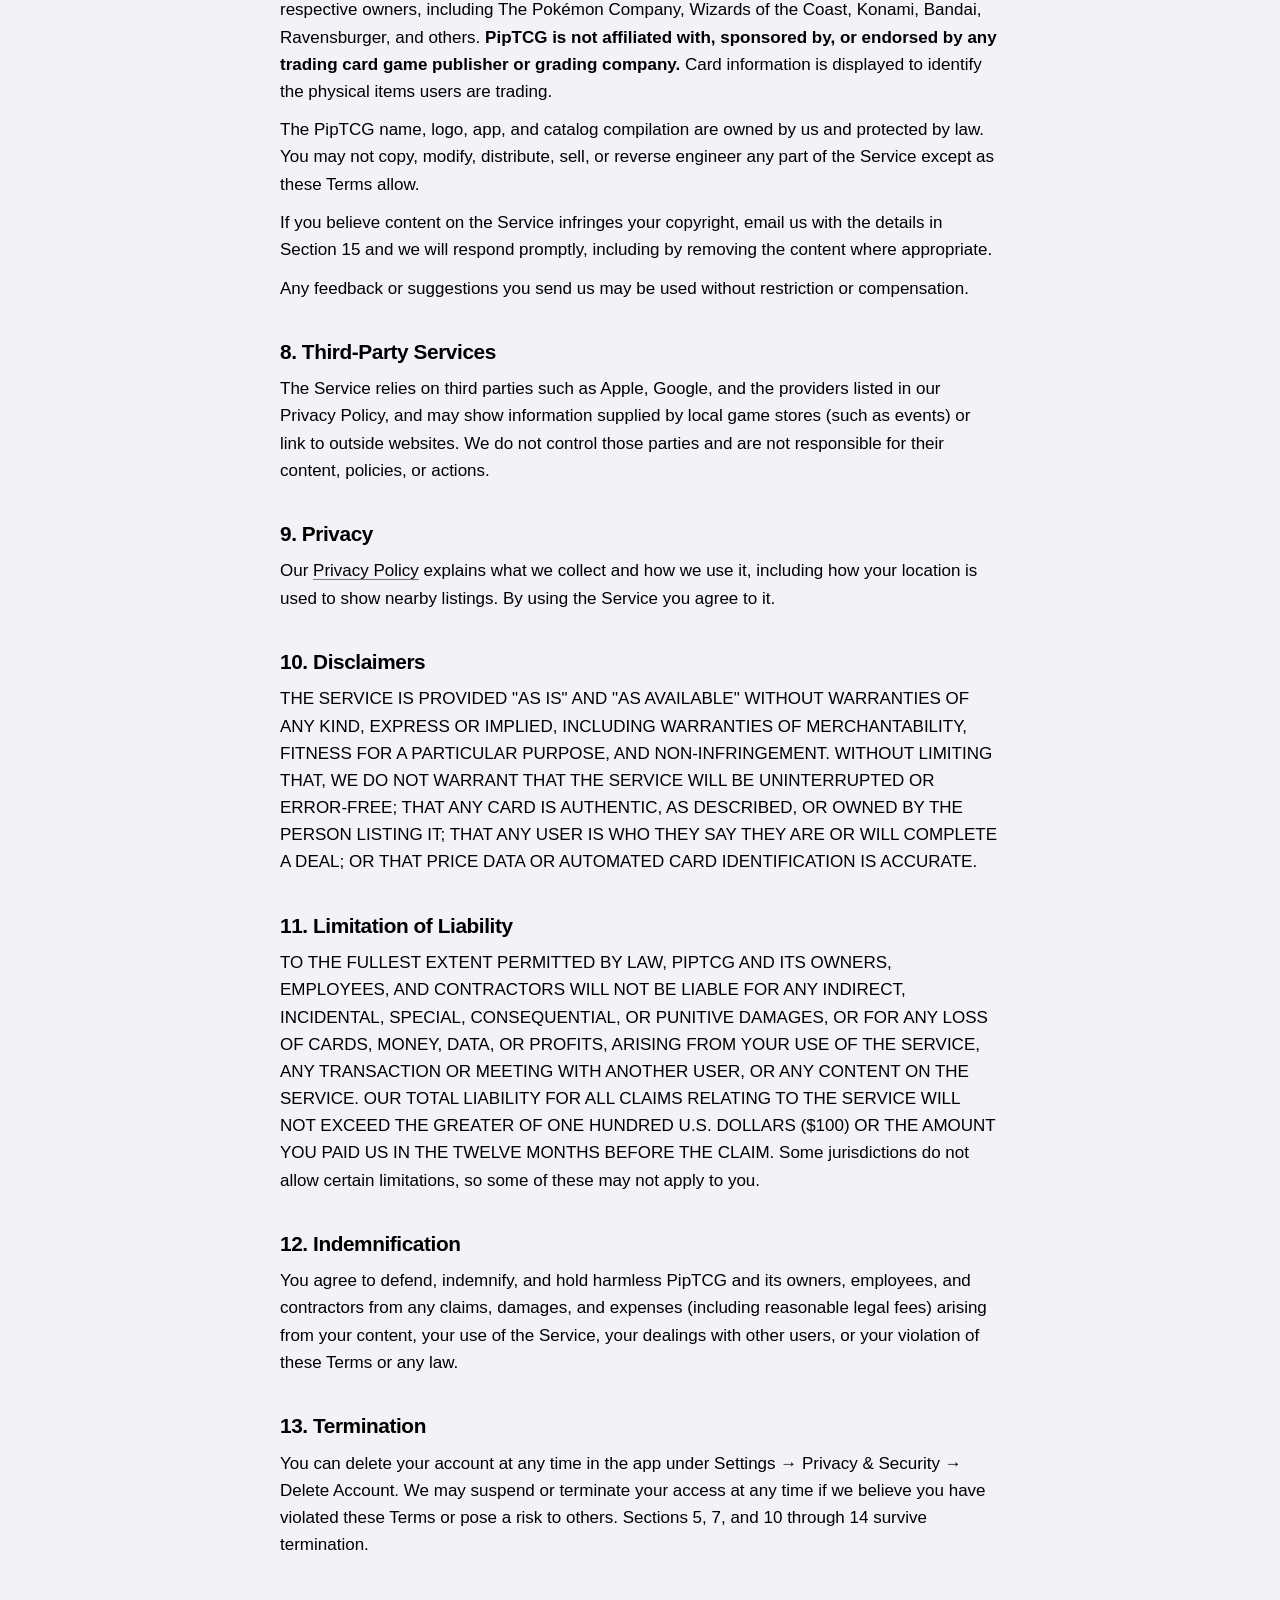
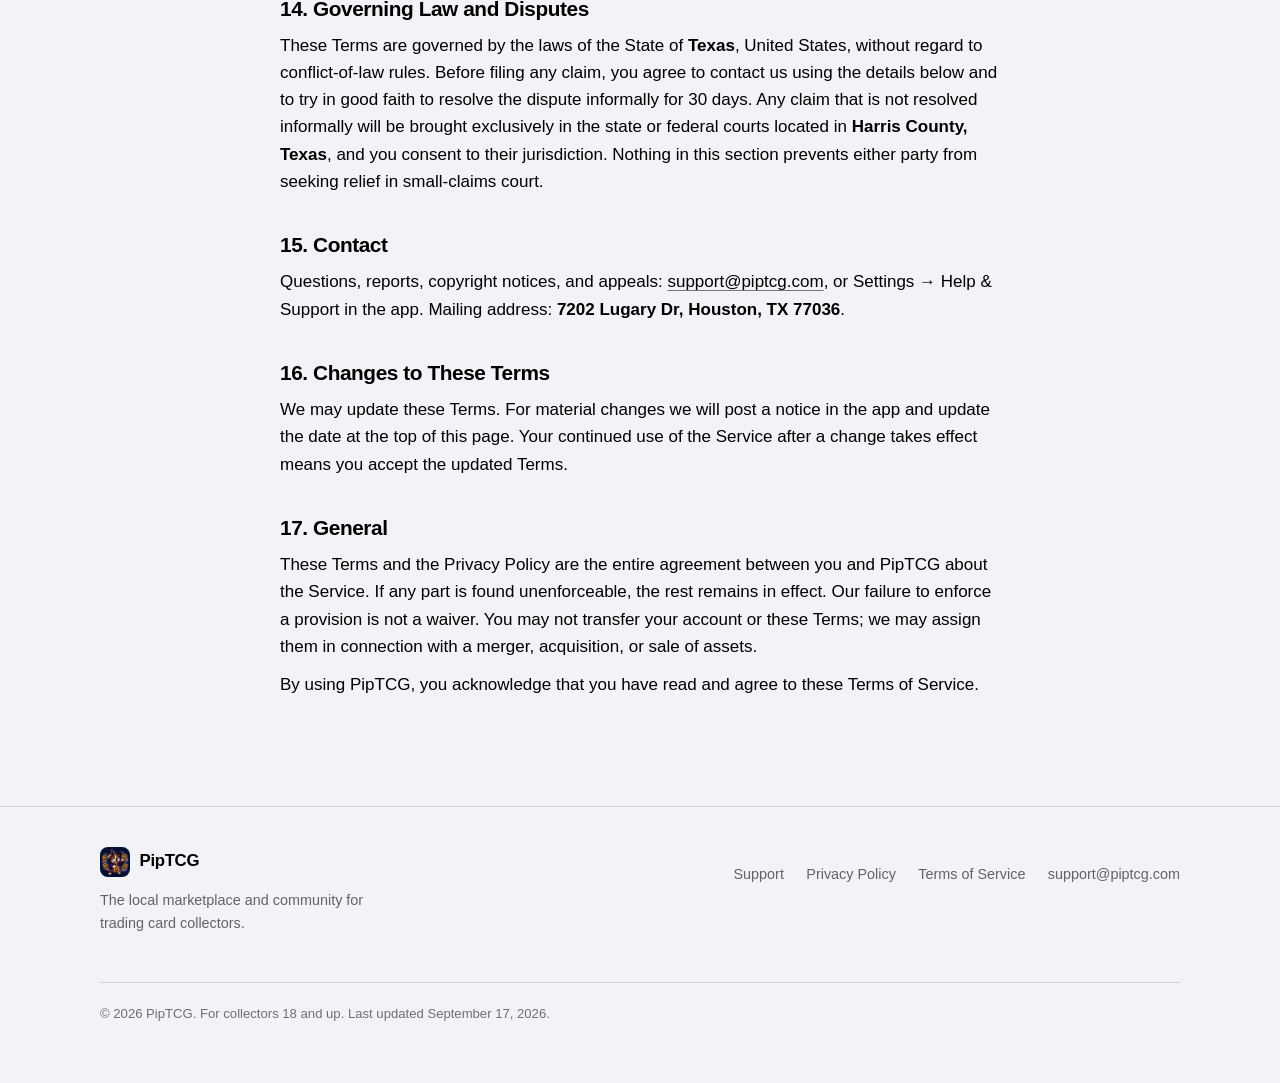
<file: terms.html>
<!doctype html>
<html lang="en">
<head>
<meta charset="utf-8">
<meta name="viewport" content="width=device-width, initial-scale=1">
<title>PipTCG — Terms of Service</title>
<link rel="icon" href="assets/favicon.png" type="image/png">
<link rel="apple-touch-icon" href="assets/apple-touch-icon.png">
<meta name="theme-color" content="#000000" media="(prefers-color-scheme: dark)">
<meta name="theme-color" content="#F2F2F7" media="(prefers-color-scheme: light)">
<link rel="stylesheet" href="style.css">
</head>
<body class="doc">
<header class="site-header">
  <div class="wrap">
    <a class="brand" href="/"><img src="assets/favicon.png" alt="" width="30" height="30">PipTCG</a>
    <nav class="site-nav" aria-label="Primary">
      <a href="/#features">Features</a>
      <a href="/#how">How it works</a>
      <a href="/#safety">Safety</a>
      <a href="support.html">Support</a>
      <a class="btn btn-primary btn-sm" href="/#get">Get the app</a>
    </nav>
  </div>
</header>
<main>
  <h1>Terms of Service</h1>
  <p class="updated">Last Updated: September 17, 2026</p>

  <p>PipTCG is operated by <strong>Sibo Ju</strong>, <strong>7202 Lugary Dr, Houston, TX 77036</strong> ("PipTCG", "we", "our", "us"). These Terms of Service ("Terms") govern your use of the PipTCG mobile application and related services (the "Service"). By creating an account or using the Service you agree to these Terms and to our <a href="privacy.html">Privacy Policy</a>. If you do not agree, do not use the Service.</p>

  <h2>1. Who Can Use PipTCG</h2>
  <ul>
    <li>You must be <strong>at least 18 years old</strong>. We ask for your date of birth when you sign up and refuse accounts that do not meet this requirement. If we learn that an account holder is under 18 we will close the account.</li>
    <li>You may hold one account. You must give accurate information and keep it current.</li>
    <li>You are responsible for everything that happens under your account. Keep your password private and tell us right away if you believe your account has been accessed without permission.</li>
    <li>You may not use the Service if we have previously suspended or banned you, or if doing so would violate any law that applies to you.</li>
  </ul>

  <h2>2. What PipTCG Is (and Is Not)</h2>
  <p>PipTCG is a local marketplace and community for collectors of physical trading cards. It lets you catalog a collection, list cards for sale or trade, find cards and collectors near you, message other users, and record deals you complete in person.</p>
  <p><strong>PipTCG is a venue, not a party to your transactions.</strong> We do not own, hold, inspect, grade, or authenticate any card. We do not hold funds, process payments between users, or take a fee on trades. Any money that changes hands is exchanged directly between you and the other user, outside the Service, and is your responsibility. When both parties mark a deal complete in the app, the app updates its own records of who holds the card; that record is not a warranty of ownership, authenticity, or condition.</p>
  <p>Price history and value estimates shown in the app are derived from deals recorded by users and from third-party catalog data. They are for information only and may be wrong, stale, or manipulated. Do not rely on them as the sole basis for a purchase or sale.</p>
  <p>Card identification from photos is performed by an automated system and can misidentify cards, sets, printings, or conditions. Check the result before you list or trade.</p>

  <h2>3. Listings, Trades, and Meetups</h2>
  <p><strong>Accurate listings.</strong> Describe cards truthfully, including condition, printing, language, and any damage. If a card is graded, report the grading company, grade, and certification number accurately.</p>
  <p><strong>Prohibited items.</strong> You may not list or trade counterfeit, proxy, or altered cards represented as genuine; stolen items; items you do not have the right to sell; or anything whose sale is illegal where you are.</p>
  <p><strong>In-person meetups.</strong> PipTCG helps you arrange meetups but does not screen users, verify identities, or supervise meetings. You decide whether, where, and when to meet. Meet in public places, bring a friend if you can, and stop any deal that feels wrong. The meetup check-in feature confirms that a device was near an agreed location; it does not make a meeting safe and is not a guarantee of anyone's identity or intentions.</p>
  <p><strong>Disputes between users.</strong> If a deal goes wrong, try to resolve it directly with the other user first. You can also report the user in the app. We may, but are not required to, look into a dispute, and we are not liable for its outcome. Reviews and no-show reports must be truthful and based on your own experience.</p>
  <p><strong>Shipping.</strong> PipTCG is designed for local, in-person deals. If you choose to ship a card, you do so entirely at your own risk and outside the Service.</p>

  <h2>4. Fees and Optional Subscriptions</h2>
  <p>The Service is free to use, and we charge no fees on trades between users.</p>
  <p>We may offer an optional paid membership ("PipGold") purchased through the Apple App Store or Google Play. If you subscribe:</p>
  <ul>
    <li>Payment is charged to your app-store account at confirmation of purchase, at the price shown at that time.</li>
    <li>Subscriptions <strong>renew automatically</strong> for the same period unless you cancel at least 24 hours before the end of the current period. You manage and cancel subscriptions in your app-store account settings, not in PipTCG.</li>
    <li>Refunds are handled by Apple or Google under their policies.</li>
    <li>Paid membership buys convenience features only. It never changes how listings are ranked, how trust and review information is shown, or who is recommended to whom.</li>
  </ul>

  <h2>5. Your Content</h2>
  <p>You own the photos, videos, text, and other content you post. By posting it you give PipTCG a non-exclusive, worldwide, royalty-free license to host, store, display, reproduce, and distribute that content within the Service and in materials that promote the Service, until you delete it or your account. You represent that you have the rights to everything you post and that it does not infringe anyone else's rights or break any law.</p>
  <p>We may remove or hide any content, and suspend or ban any account, at our discretion and without notice, when we believe it violates these Terms or puts users at risk.</p>

  <h2>6. Community Rules</h2>
  <p>You agree not to:</p>
  <ul>
    <li>Post content that is sexual, violent, hateful, harassing, threatening, or otherwise objectionable, or that targets someone because of who they are.</li>
    <li>Scam, defraud, or misrepresent yourself, your cards, or a deal.</li>
    <li>Post another person's private information without their consent.</li>
    <li>Post spam, phishing links, malware, or unsolicited advertising.</li>
    <li>Manipulate prices, reviews, or reports, including by colluding with others or using multiple accounts.</li>
    <li>Use bots, scrapers, or other automated tools, or attempt to bypass rate limits, bans, moderation, or other safety features.</li>
    <li>Impersonate another person or PipTCG staff.</li>
    <li>Interfere with the Service or try to access accounts, systems, or data you are not authorized to access.</li>
  </ul>
  <p><strong>Zero tolerance.</strong> PipTCG has no tolerance for objectionable content or abusive users. Content is screened by automated systems and reviewed by people. We act on user reports within 24 hours, remove content that violates these Terms, and suspend or permanently ban the accounts responsible. Bans may be enforced against the email address, phone number, and device associated with the banned account. Every user can block and report others from within the app. If you believe an enforcement action was a mistake, contact us using the details in Section 15.</p>

  <h2>7. Intellectual Property</h2>
  <p>Trading card names, artwork, logos, and game names shown in the Service belong to their respective owners, including The Pokémon Company, Wizards of the Coast, Konami, Bandai, Ravensburger, and others. <strong>PipTCG is not affiliated with, sponsored by, or endorsed by any trading card game publisher or grading company.</strong> Card information is displayed to identify the physical items users are trading.</p>
  <p>The PipTCG name, logo, app, and catalog compilation are owned by us and protected by law. You may not copy, modify, distribute, sell, or reverse engineer any part of the Service except as these Terms allow.</p>
  <p>If you believe content on the Service infringes your copyright, email us with the details in Section 15 and we will respond promptly, including by removing the content where appropriate.</p>
  <p>Any feedback or suggestions you send us may be used without restriction or compensation.</p>

  <h2>8. Third-Party Services</h2>
  <p>The Service relies on third parties such as Apple, Google, and the providers listed in our Privacy Policy, and may show information supplied by local game stores (such as events) or link to outside websites. We do not control those parties and are not responsible for their content, policies, or actions.</p>

  <h2>9. Privacy</h2>
  <p>Our <a href="privacy.html">Privacy Policy</a> explains what we collect and how we use it, including how your location is used to show nearby listings. By using the Service you agree to it.</p>

  <h2>10. Disclaimers</h2>
  <p>THE SERVICE IS PROVIDED "AS IS" AND "AS AVAILABLE" WITHOUT WARRANTIES OF ANY KIND, EXPRESS OR IMPLIED, INCLUDING WARRANTIES OF MERCHANTABILITY, FITNESS FOR A PARTICULAR PURPOSE, AND NON-INFRINGEMENT. WITHOUT LIMITING THAT, WE DO NOT WARRANT THAT THE SERVICE WILL BE UNINTERRUPTED OR ERROR-FREE; THAT ANY CARD IS AUTHENTIC, AS DESCRIBED, OR OWNED BY THE PERSON LISTING IT; THAT ANY USER IS WHO THEY SAY THEY ARE OR WILL COMPLETE A DEAL; OR THAT PRICE DATA OR AUTOMATED CARD IDENTIFICATION IS ACCURATE.</p>

  <h2>11. Limitation of Liability</h2>
  <p>TO THE FULLEST EXTENT PERMITTED BY LAW, PIPTCG AND ITS OWNERS, EMPLOYEES, AND CONTRACTORS WILL NOT BE LIABLE FOR ANY INDIRECT, INCIDENTAL, SPECIAL, CONSEQUENTIAL, OR PUNITIVE DAMAGES, OR FOR ANY LOSS OF CARDS, MONEY, DATA, OR PROFITS, ARISING FROM YOUR USE OF THE SERVICE, ANY TRANSACTION OR MEETING WITH ANOTHER USER, OR ANY CONTENT ON THE SERVICE. OUR TOTAL LIABILITY FOR ALL CLAIMS RELATING TO THE SERVICE WILL NOT EXCEED THE GREATER OF ONE HUNDRED U.S. DOLLARS ($100) OR THE AMOUNT YOU PAID US IN THE TWELVE MONTHS BEFORE THE CLAIM. Some jurisdictions do not allow certain limitations, so some of these may not apply to you.</p>

  <h2>12. Indemnification</h2>
  <p>You agree to defend, indemnify, and hold harmless PipTCG and its owners, employees, and contractors from any claims, damages, and expenses (including reasonable legal fees) arising from your content, your use of the Service, your dealings with other users, or your violation of these Terms or any law.</p>

  <h2>13. Termination</h2>
  <p>You can delete your account at any time in the app under Settings → Privacy &amp; Security → Delete Account. We may suspend or terminate your access at any time if we believe you have violated these Terms or pose a risk to others. Sections 5, 7, and 10 through 14 survive termination.</p>

  <h2>14. Governing Law and Disputes</h2>
  <p>These Terms are governed by the laws of the State of <strong>Texas</strong>, United States, without regard to conflict-of-law rules. Before filing any claim, you agree to contact us using the details below and to try in good faith to resolve the dispute informally for 30 days. Any claim that is not resolved informally will be brought exclusively in the state or federal courts located in <strong>Harris County, Texas</strong>, and you consent to their jurisdiction. Nothing in this section prevents either party from seeking relief in small-claims court.</p>

  <h2>15. Contact</h2>
  <p>Questions, reports, copyright notices, and appeals: <a href="mailto:support@piptcg.com">support@piptcg.com</a>, or Settings → Help &amp; Support in the app. Mailing address: <strong>7202 Lugary Dr, Houston, TX 77036</strong>.</p>

  <h2>16. Changes to These Terms</h2>
  <p>We may update these Terms. For material changes we will post a notice in the app and update the date at the top of this page. Your continued use of the Service after a change takes effect means you accept the updated Terms.</p>

  <h2>17. General</h2>
  <p>These Terms and the Privacy Policy are the entire agreement between you and PipTCG about the Service. If any part is found unenforceable, the rest remains in effect. Our failure to enforce a provision is not a waiver. You may not transfer your account or these Terms; we may assign them in connection with a merger, acquisition, or sale of assets.</p>

  <p class="acknowledgment">By using PipTCG, you acknowledge that you have read and agree to these Terms of Service.</p>

</main>
<footer class="site-footer">
  <div class="wrap">
    <div>
      <a class="brand" href="/"><img src="assets/favicon.png" alt="" width="30" height="30">PipTCG</a>
      <p class="tag">The local marketplace and community for trading card collectors.</p>
    </div>
    <ul>
      <li><a href="support.html">Support</a></li>
      <li><a href="privacy.html">Privacy Policy</a></li>
      <li><a href="terms.html">Terms of Service</a></li>
      <li><a href="mailto:support@piptcg.com">support@piptcg.com</a></li>
    </ul>
    <p class="legal">&copy; 2026 PipTCG. For collectors 18 and up. Last updated September 17, 2026.</p>
  </div>
</footer>
</body>
</html>
</file>
<file: style.css>
/* PipTCG site — shared styles.
   Tokens mirror lib/theme.ts in the app (monochrome colorway, 2026-08-31):
   true-black ground, white accent, neutral gray steps, red only for errors.
   Dark is the default; light mirrors the app's light palette. */

*, *::before, *::after { box-sizing: border-box; }

:root {
  color-scheme: dark light;
  --bg: #000000;
  --surface: #131315;
  --surface-2: #1A1A1D;
  --surface-3: #1F1F22;
  --border: #232326;
  --border-strong: #3A3A3E;
  --fg: #F5F5F5;
  --fg-2: #8E8E93;
  --fg-3: #86868B;
  --accent: #FFFFFF;
  --accent-press: #E5E5E7;
  --on-accent: #000000;
  --error: #F85149;
  --glow: rgba(255,255,255,0.08);
  --radius: 16px;
  --radius-sm: 10px;
  --max: 1120px;
  --font: -apple-system, BlinkMacSystemFont, "SF Pro Text", "Segoe UI", Roboto, Helvetica, Arial, sans-serif;
}

@media (prefers-color-scheme: light) {
  :root {
    --bg: #F2F2F7;
    --surface: #FFFFFF;
    --surface-2: #FFFFFF;
    --surface-3: #F2F2F7;
    --border: #D1D1D6;
    --border-strong: #76767A;
    --fg: #000000;
    --fg-2: #636366;
    --fg-3: #6E6E73;
    --accent: #17171A;
    --accent-press: #48484C;
    --on-accent: #FFFFFF;
    --error: #D70015;
    --glow: rgba(0,0,0,0.06);
  }
}

html { scroll-behavior: smooth; }
@media (prefers-reduced-motion: reduce) { html { scroll-behavior: auto; } }

body {
  margin: 0;
  background: var(--bg);
  color: var(--fg);
  font: 17px/1.6 var(--font);
  -webkit-text-size-adjust: 100%;
  -webkit-font-smoothing: antialiased;
}

a { color: inherit; }
img { max-width: 100%; height: auto; display: block; }
h1, h2, h3 { line-height: 1.15; letter-spacing: -0.02em; margin: 0; font-weight: 700; }
p { margin: 0; }

.wrap { max-width: var(--max); margin: 0 auto; padding: 0 1.25rem; }

/* ── Header ──────────────────────────────────────────────────────────── */
.site-header {
  position: sticky; top: 0; z-index: 20;
  background: color-mix(in srgb, var(--bg) 82%, transparent);
  -webkit-backdrop-filter: saturate(160%) blur(14px);
  backdrop-filter: saturate(160%) blur(14px);
  border-bottom: 1px solid var(--border);
}
.site-header .wrap {
  display: flex; align-items: center; justify-content: space-between; gap: 1rem;
  height: 64px;
}
.brand {
  display: inline-flex; align-items: center; gap: 0.6rem;
  font-weight: 800; font-size: 1.15rem; letter-spacing: -0.02em;
  text-decoration: none;
}
.brand img { width: 30px; height: 30px; border-radius: 8px; }
.site-nav { display: flex; align-items: center; gap: 1.6rem; }
.site-nav a { color: var(--fg-2); text-decoration: none; font-size: 0.95rem; font-weight: 500; }
.site-nav a:hover, .site-nav a:focus-visible { color: var(--fg); }
.site-nav .btn { margin-left: 0.4rem; }
@media (max-width: 720px) {
  .site-nav a:not(.btn) { display: none; }
}

/* ── Buttons ─────────────────────────────────────────────────────────── */
.btn {
  display: inline-flex; align-items: center; justify-content: center; gap: 0.5rem;
  padding: 0.8rem 1.4rem;
  border-radius: 999px;
  font: inherit; font-size: 0.98rem; font-weight: 600; line-height: 1;
  text-decoration: none; cursor: pointer;
  border: 1px solid transparent;
  transition: background-color 120ms ease, border-color 120ms ease, transform 120ms ease;
}
.btn:active { transform: scale(0.98); }
.btn-primary { background: var(--accent); color: var(--on-accent); }
.btn-primary:hover { background: var(--accent-press); }
.btn-secondary { background: transparent; color: var(--fg); border-color: var(--border-strong); }
.btn-secondary:hover { background: var(--surface); }
.btn-sm { padding: 0.55rem 1rem; font-size: 0.9rem; }
.btn svg { width: 18px; height: 18px; }
.btn[aria-disabled="true"] { opacity: 0.55; cursor: default; }

/* ── Footer ──────────────────────────────────────────────────────────── */
.site-footer {
  border-top: 1px solid var(--border);
  margin-top: 5rem;
  padding: 2.5rem 0 3rem;
  color: var(--fg-2);
  font-size: 0.9rem;
}
.site-footer .wrap {
  display: flex; flex-wrap: wrap; align-items: flex-start; justify-content: space-between; gap: 1.5rem;
}
.site-footer .brand { color: var(--fg); font-size: 1.05rem; }
.site-footer .tag { margin-top: 0.35rem; max-width: 34ch; }
.site-footer ul { list-style: none; margin: 0; padding: 0; display: flex; flex-wrap: wrap; gap: 0.5rem 1.4rem; }
.site-footer a { color: var(--fg-2); text-decoration: none; }
.site-footer a:hover { color: var(--fg); text-decoration: underline; }
.site-footer .legal { width: 100%; border-top: 1px solid var(--border); padding-top: 1.25rem; font-size: 0.82rem; color: var(--fg-3); }

/* ── Document pages (support / privacy / terms) ─────────────────────── */
.doc main { max-width: 760px; margin: 0 auto; padding: 3.5rem 1.25rem 1rem; }
.doc h1 { font-size: clamp(2rem, 4vw, 2.6rem); margin-bottom: 0.5rem; }
.doc .tagline { color: var(--fg-2); font-size: 1.05rem; margin: 0 0 2.25rem; }
.doc h2 { font-size: 1.3rem; margin: 2.4rem 0 0.7rem; }
.doc h3 { font-size: 1.05rem; margin: 1.6rem 0 0.4rem; }
.doc p { margin: 0.7rem 0; }
.doc ul, .doc ol { margin: 0.7rem 0; padding-left: 1.4rem; }
.doc li { margin: 0.35rem 0; }
.doc main a { color: var(--fg); text-decoration: underline; text-underline-offset: 0.15em; text-decoration-color: var(--border-strong); }
.doc main a:hover { text-decoration-color: var(--fg); }
.doc strong { font-weight: 650; }
.doc table { border-collapse: collapse; width: 100%; margin: 0.9rem 0; font-size: 0.95rem; }
.doc th, .doc td { text-align: left; padding: 0.55rem 0.6rem; border-bottom: 1px solid var(--border); vertical-align: top; }
.doc th { color: var(--fg-2); font-weight: 600; }
.doc .muted { color: var(--fg-2); font-size: 0.95rem; }
.doc .error-title { color: var(--error); }
.doc .hidden { display: none; }

/* Utility */
.visually-hidden {
  position: absolute; width: 1px; height: 1px; overflow: hidden;
  clip: rect(0 0 0 0); white-space: nowrap;
}
</file>
